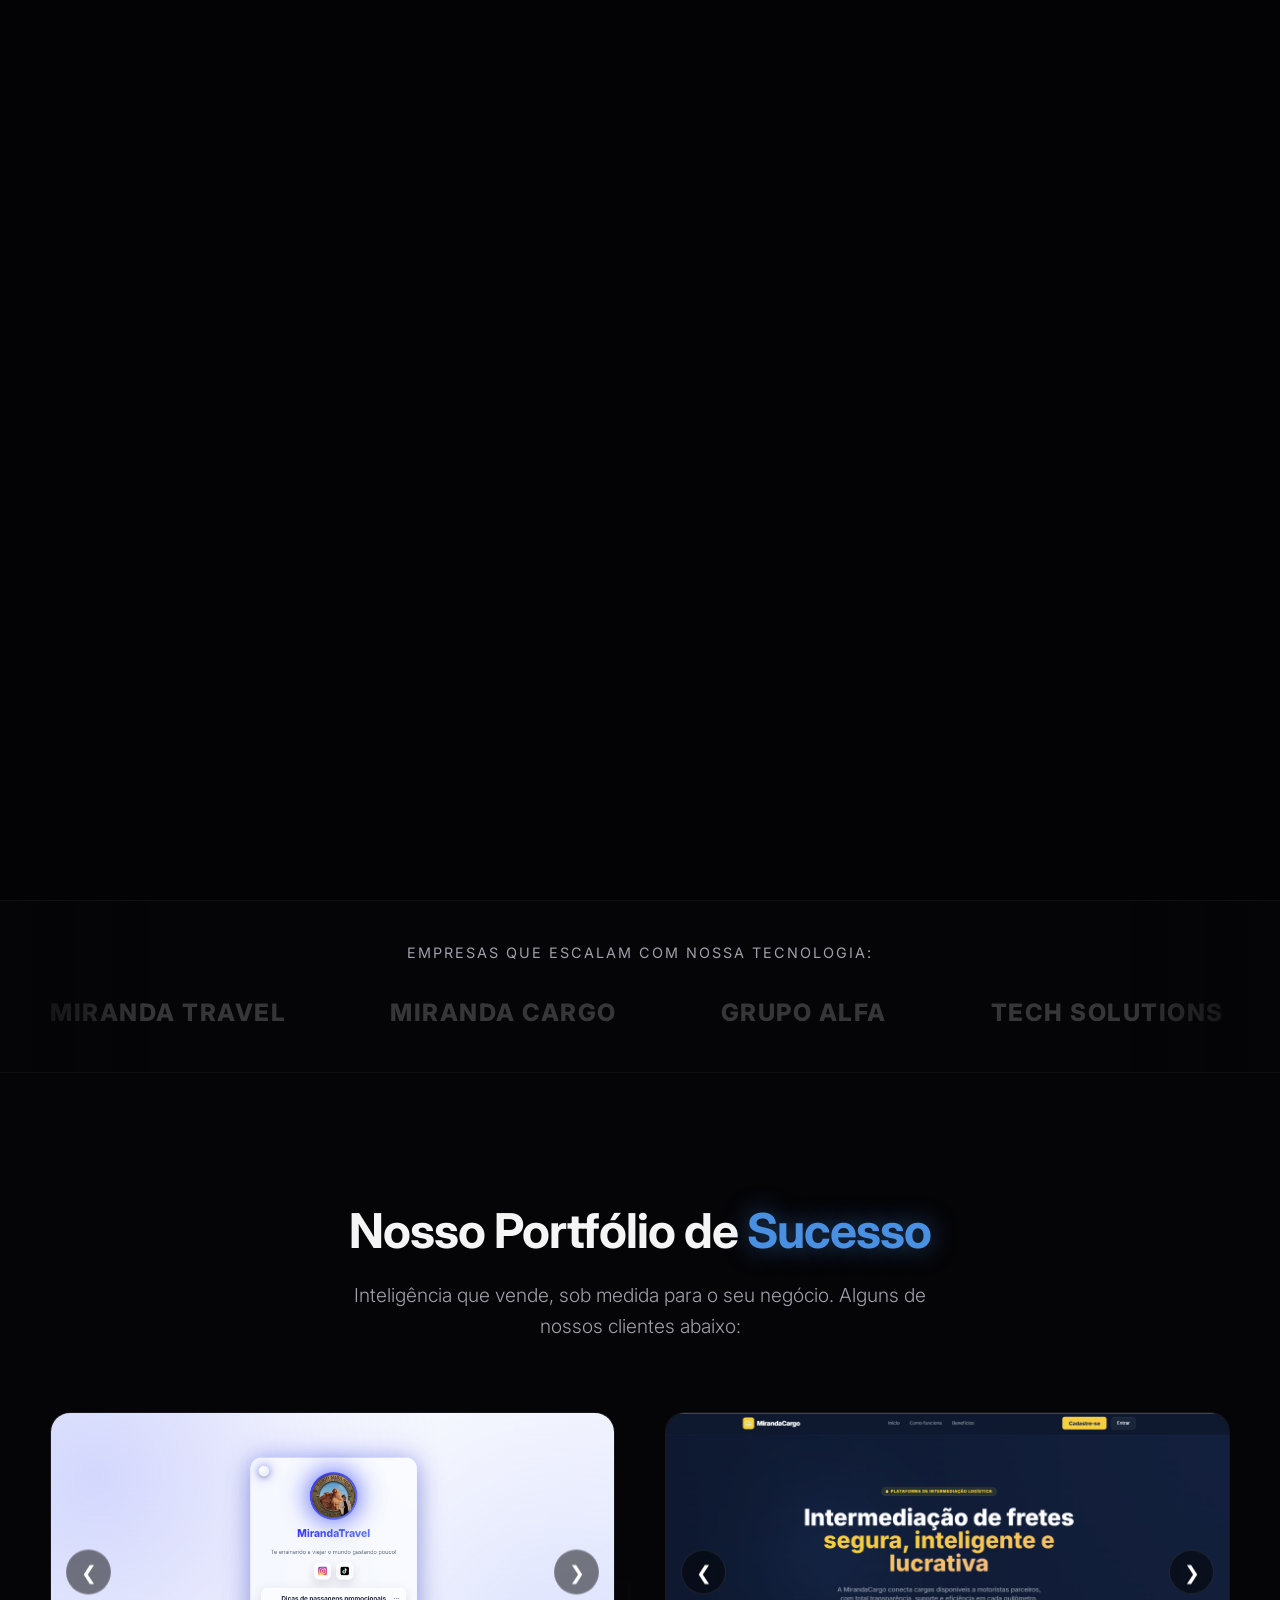
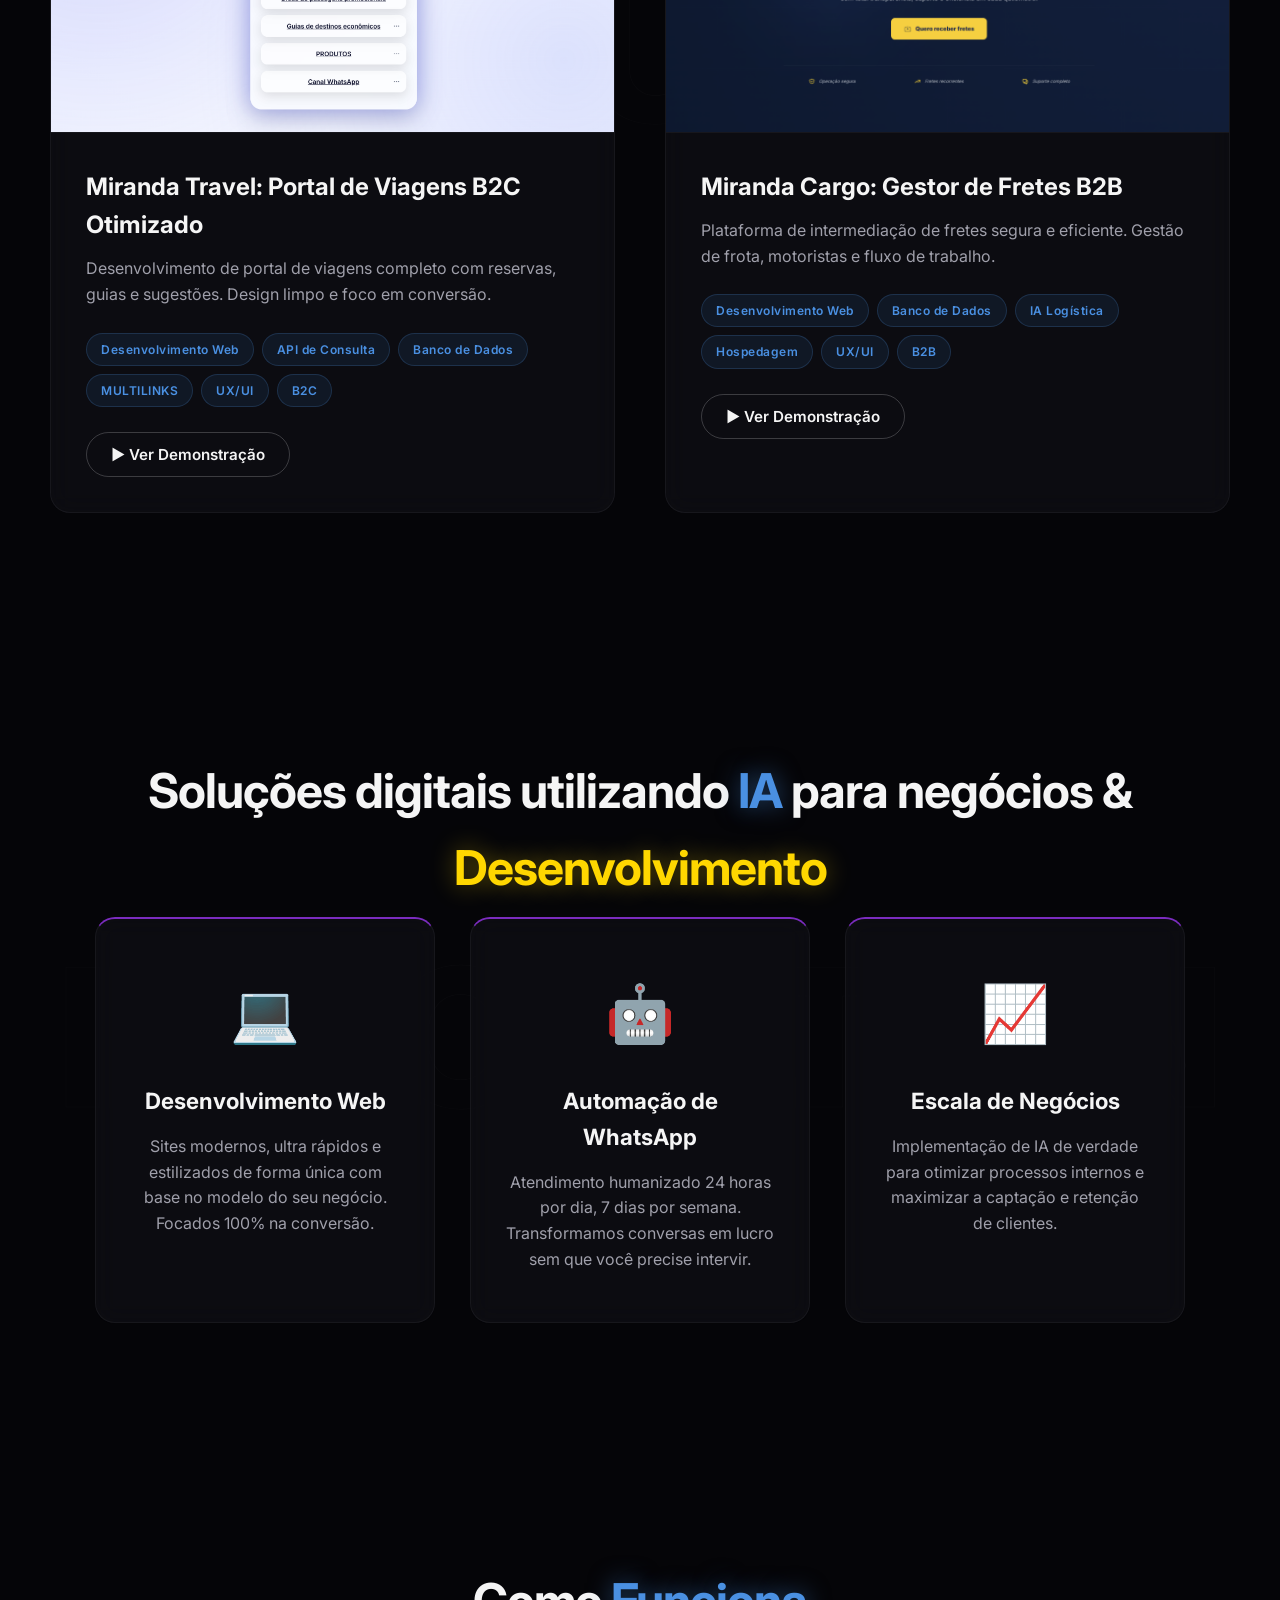
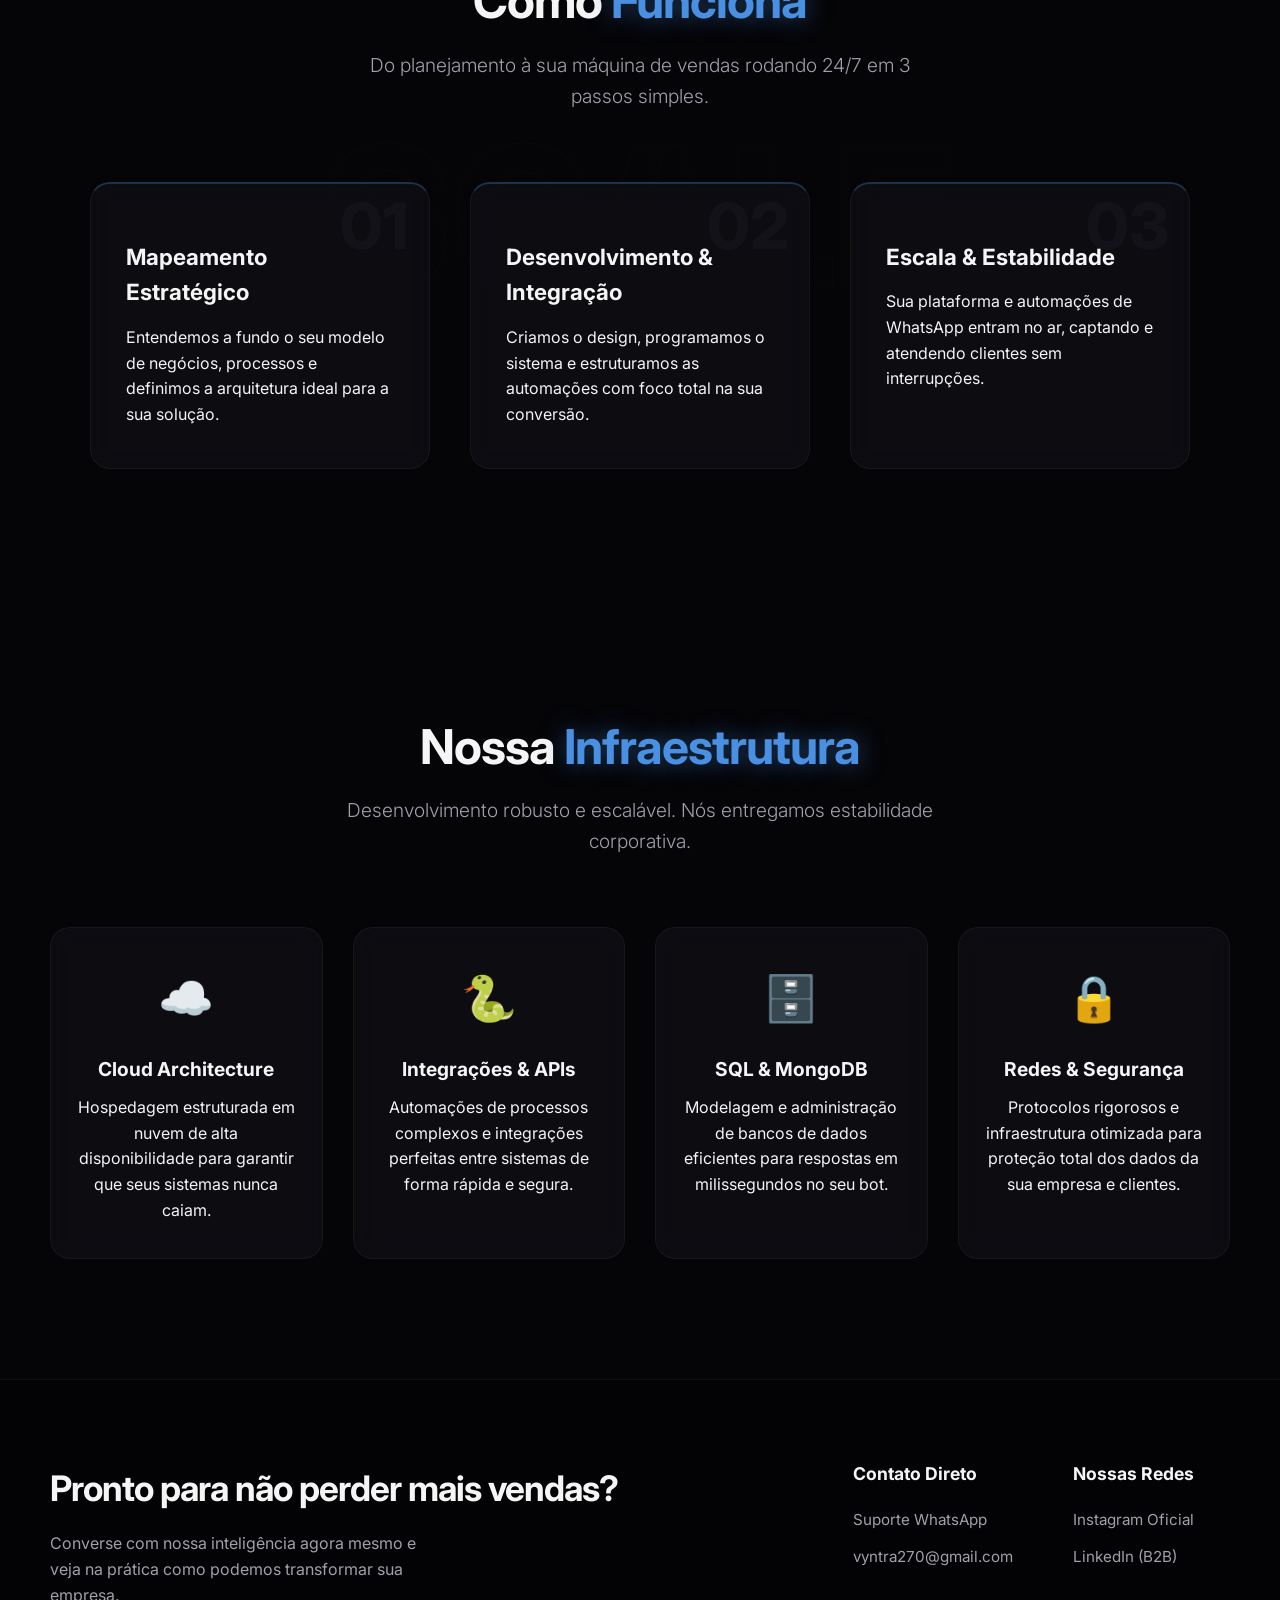
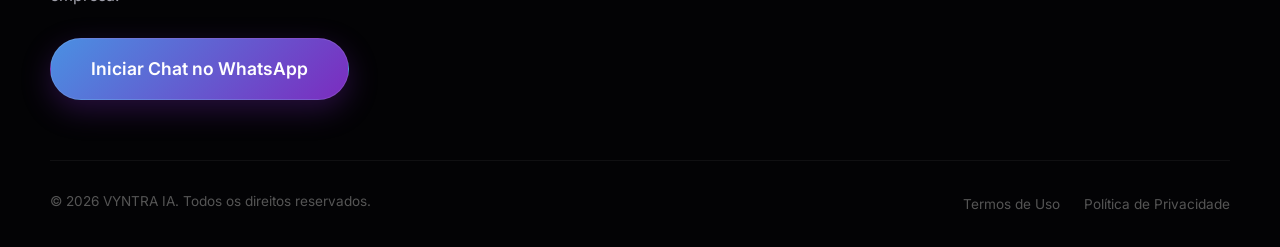
<file: index.html>
<!DOCTYPE html>
<html lang="pt-BR">
<head>
    <meta charset="UTF-8">
    <meta name="viewport" content="width=device-width, initial-scale=1.0">
    
    <title>VYNTRA IA | Inteligência que Vende</title>
    <meta name="description" content="Soluções digitais exclusivas e automação 24/7 para escalar o seu negócio e garantir +5 dígitos em faturamento.">
    <meta property="og:title" content="VYNTRA IA | Inteligência Artificial e Desenvolvimento Web">
    <meta property="og:description" content="Transforme o seu atendimento em uma máquina de vendas com nossas automações de WhatsApp e sites de alta conversão.">
    <meta property="og:image" content="img/MIRANDAVG1.png"> <meta property="og:url" content="https://suaempresa.com.br">
    <meta property="og:type" content="website">

    <link rel="stylesheet" href="style.css">
    <link href="https://fonts.googleapis.com/css2?family=Inter:wght@300;400;600;700&display=swap" rel="stylesheet">
</head>
<body>

    <div id="intro-screen" class="intro-screen">
        <div class="intro-logo">
            <span class="v-neon">V</span>YNTRA <span class="ia-text">IA</span>
        </div>
    </div>

    <canvas id="particle-canvas"></canvas>

    <div class="cursor-glow"></div>

    <header>
        <div class="logo">
            <span class="v-neon">V</span>YNTRA <span class="ia-text">IA</span>
        </div>
        <nav>
            <a href="#home">Início</a>
            <a href="#portfolio">Portfólio</a>
            <a href="#solucoes">Soluções</a>
            <a href="#processo">Processo</a>
            <a href="#contato" class="nav-btn">Fale Conosco</a>
        </nav>
    </header>

    <section id="home" class="hero">
        <div class="hero-content">
            <h1 id="typewriter-text"></h1>
            <p class="hero-subtitle">Seu cliente não te espera. Soluções digitais exclusivas e automação 24/7 para escalar o seu negócio e garantir +5 dígitos em faturamento.</p>
            <a href="#contato" class="btn-primary">Potencialize sua Empresa Agora</a>
        </div>
    </section>

    <div class="clients-banner">
        <p>Empresas que escalam com nossa tecnologia:</p>
        <div class="clients-track">
            <span class="client-logo">MIRANDA TRAVEL</span>
            <span class="client-logo">MIRANDA CARGO</span>
            <span class="client-logo">GRUPO ALFA</span>
            <span class="client-logo">TECH SOLUTIONS</span>
            <span class="client-logo">MIRANDA TRAVEL</span>
            <span class="client-logo">MIRANDA CARGO</span>
            <span class="client-logo">GRUPO ALFA</span>
            <span class="client-logo">TECH SOLUTIONS</span>
        </div>
    </div>

    <section id="portfolio" class="portfolio reveal">
        <h2>Nosso Portfólio de <span class="highlight">Sucesso</span></h2>
        <p class="portfolio-desc">Inteligência que vende, sob medida para o seu negócio. Alguns de nossos clientes abaixo:</p>

        <div class="portfolio-grid">
            <div class="portfolio-item">
                <div class="slider-container">
                    <div class="slider-images">
                        <img src="img/MIRANDAVG1.png" alt="Miranda Travel 1" class="slide active" loading="lazy">
                        <img src="img/MIRANDAVG2.png" alt="Miranda Travel 2" class="slide" loading="lazy">
                        <img src="img/MIRANDAVG3.png" alt="Miranda Travel 3" class="slide" loading="lazy">
                        <img src="img/MIRANDAVG4.png" alt="Miranda Travel 4" class="slide" loading="lazy">
                    </div>
                    <button class="slider-btn prev">&#10094;</button>
                    <button class="slider-btn next">&#10095;</button>
                </div>
                <div class="portfolio-info">
                    <h3>Miranda Travel: Portal de Viagens B2C Otimizado</h3>
                    <p>Desenvolvimento de portal de viagens completo com reservas, guias e sugestões. Design limpo e foco em conversão.</p>
                    <div class="tags-container">
                        <span class="tag">Desenvolvimento Web</span>
                        <span class="tag">API de Consulta</span>
                        <span class="tag">Banco de Dados</span>
                        <span class="tag">MULTILINKS</span>
                        <span class="tag">UX/UI</span>
                        <span class="tag">B2C</span>
                    </div>
                    <button class="btn-video" data-video="video/video2.mp4">
                        ▶ Ver Demonstração
                    </button>
                </div>
            </div>

            <div class="portfolio-item">
                <div class="slider-container">
                    <div class="slider-images">
                        <img src="img/MIRANDA_GT1.png" alt="Miranda Cargo 1" class="slide active" loading="lazy">
                        <img src="img/MIRANDA_GT2.png" alt="Miranda Cargo 2" class="slide" loading="lazy">
                        <img src="img/MIRANDA_GT3.png" alt="Miranda Cargo 3" class="slide" loading="lazy">
                        <img src="img/MIRANDA_GT4.png" alt="Miranda Cargo 4" class="slide" loading="lazy">
                    </div>
                    <button class="slider-btn prev">&#10094;</button>
                    <button class="slider-btn next">&#10095;</button>
                </div>
                <div class="portfolio-info">
                    <h3>Miranda Cargo: Gestor de Fretes B2B</h3>
                    <p>Plataforma de intermediação de fretes segura e eficiente. Gestão de frota, motoristas e fluxo de trabalho.</p>
                    <div class="tags-container">
                        <span class="tag">Desenvolvimento Web</span>
                        <span class="tag">Banco de Dados</span>
                        <span class="tag">IA Logística</span>
                        <span class="tag">Hospedagem</span>
                        <span class="tag">UX/UI</span>
                        <span class="tag">B2B</span>
                    </div>
                    <button class="btn-video" data-video="video/video1.mp4">
                        ▶ Ver Demonstração
                    </button>
                </div>
            </div>
        </div>
    </section>

    <section id="solucoes" class="services reveal">
        <h2>Soluções digitais utilizando <span class="highlight">IA</span> para negócios & <span class="highlight2">Desenvolvimento</span></h2>
        <div class="cards-container">
            <div class="card">
                <div class="icon">💻</div>
                <h3>Desenvolvimento Web</h3>
                <p>Sites modernos, ultra rápidos e estilizados de forma única com base no modelo do seu negócio. Focados 100% na conversão.</p>
            </div>
            <div class="card">
                <div class="icon">🤖</div>
                <h3>Automação de WhatsApp</h3>
                <p>Atendimento humanizado 24 horas por dia, 7 dias por semana. Transformamos conversas em lucro sem que você precise intervir.</p>
            </div>
            <div class="card">
                <div class="icon">📈</div>
                <h3>Escala de Negócios</h3>
                <p>Implementação de IA de verdade para otimizar processos internos e maximizar a captação e retenção de clientes.</p>
            </div>
        </div>
    </section>

    <section id="processo" class="process reveal">
        <h2>Como <span class="highlight">Funciona</span></h2>
        <p class="section-desc">Do planejamento à sua máquina de vendas rodando 24/7 em 3 passos simples.</p>
        
        <div class="process-container">
            <div class="step">
                <div class="step-number">01</div>
                <h3>Mapeamento Estratégico</h3>
                <p>Entendemos a fundo o seu modelo de negócios, processos e definimos a arquitetura ideal para a sua solução.</p>
            </div>
            <div class="step">
                <div class="step-number">02</div>
                <h3>Desenvolvimento & Integração</h3>
                <p>Criamos o design, programamos o sistema e estruturamos as automações com foco total na sua conversão.</p>
            </div>
            <div class="step">
                <div class="step-number">03</div>
                <h3>Escala & Estabilidade</h3>
                <p>Sua plataforma e automações de WhatsApp entram no ar, captando e atendendo clientes sem interrupções.</p>
            </div>
        </div>
    </section>

    <section id="tecnologia" class="tech reveal">
        <h2>Nossa <span class="highlight">Infraestrutura</span></h2>
        <p class="section-desc">Desenvolvimento robusto e escalável. Nós entregamos estabilidade corporativa.</p>
        
        <div class="tech-grid">
            <div class="tech-item">
                <span class="tech-icon">☁️</span>
                <h4>Cloud Architecture</h4>
                <p>Hospedagem estruturada em nuvem de alta disponibilidade para garantir que seus sistemas nunca caiam.</p>
            </div>
            <div class="tech-item">
                <span class="tech-icon">🐍</span>
                <h4>Integrações & APIs</h4>
                <p>Automações de processos complexos e integrações perfeitas entre sistemas de forma rápida e segura.</p>
            </div>
            <div class="tech-item">
                <span class="tech-icon">🗄️</span>
                <h4>SQL & MongoDB</h4>
                <p>Modelagem e administração de bancos de dados eficientes para respostas em milissegundos no seu bot.</p>
            </div>
            <div class="tech-item">
                <span class="tech-icon">🔒</span>
                <h4>Redes & Segurança</h4>
                <p>Protocolos rigorosos e infraestrutura otimizada para proteção total dos dados da sua empresa e clientes.</p>
            </div>
        </div>
    </section>

    <footer id="contato">
        <div class="footer-content">
            <div class="footer-brand">
                <h2>Pronto para não perder mais vendas?</h2>
                <p>Converse com nossa inteligência agora mesmo e veja na prática como podemos transformar sua empresa.</p>
                <a href="https://wa.me/11965383787" target="_blank" class="btn-whatsapp">Iniciar Chat no WhatsApp</a>
            </div>
            <div class="footer-links">
                <div class="footer-col">
                    <h4>Contato Direto</h4>
                    <a href="https://wa.me/11965383787" target="_blank">Suporte WhatsApp</a>
                    <a href="mailto:vyntra270@gmail.com">vyntra270@gmail.com</a>
                </div>
                <div class="footer-col">
                    <h4>Nossas Redes</h4>
                    <a href="https://instagram.com/VYNTRA_IA" target="_blank">Instagram Oficial</a>
                    <a href="#">LinkedIn (B2B)</a>
                </div>
            </div>
        </div>
        <div class="footer-bottom">
            <p class="copyright">© 2026 VYNTRA IA. Todos os direitos reservados.</p>
            <div class="legal-links">
                <a href="termos.html">Termos de Uso</a>
                <a href="politica.html">Política de Privacidade</a>
            </div>
        </div>
    </footer>

    <div id="video-modal" class="modal">
        <div class="modal-content">
            <span class="close-modal">&times;</span>
            <video id="portfolio-video" controls>
                <source src="" type="video/mp4">
                Seu navegador não suporta vídeos.
            </video>
        </div>
    </div>

    <script src="script.js"></script>
</body>
</html>
</file>
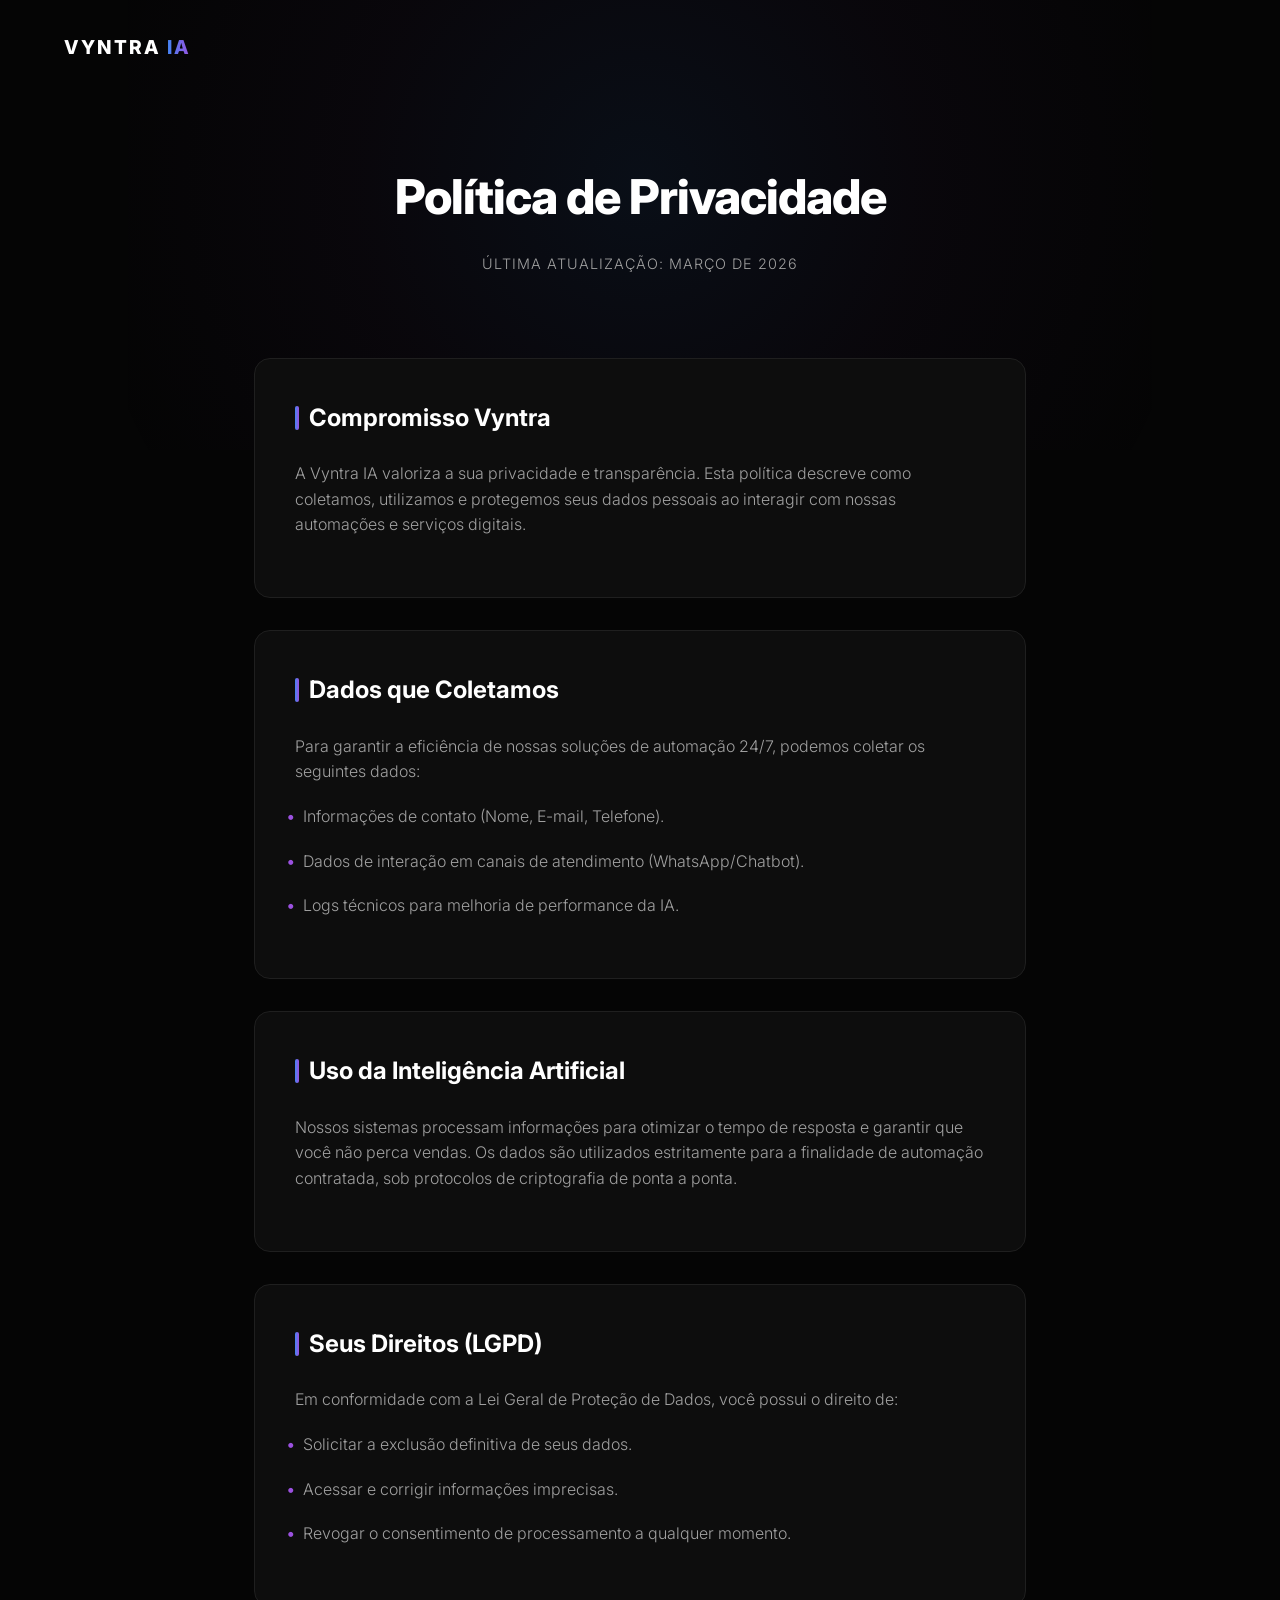
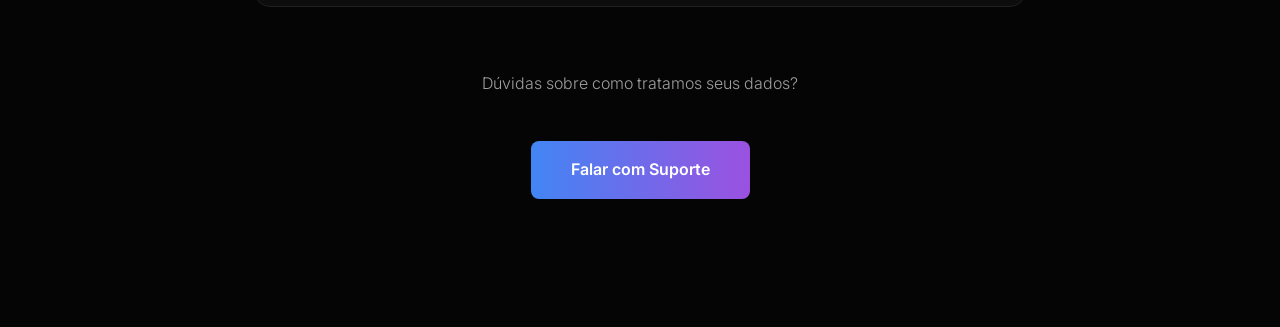
<file: politica.html>
<!DOCTYPE html>
<html lang="pt-br">
<head>
    <meta charset="UTF-8">
    <meta name="viewport" content="width=device-width, initial-scale=1.0">
    <title>Política de Privacidade | Vyntra IA</title>
    <link rel="preconnect" href="https://fonts.googleapis.com">
    <link rel="preconnect" href="https://fonts.gstatic.com" crossorigin>
    <link href="https://fonts.googleapis.com/css2?family=Inter:wght@300;400;600;800&display=swap" rel="stylesheet">
    <style>
        :root {
            --bg-color: #050505;
            --card-bg: #0d0d0d;
            --text-primary: #ffffff;
            --text-secondary: #a0a0a0;
            --accent-gradient: linear-gradient(90deg, #4285f4, #9b51e0);
            --border-color: #1f1f1f;
        }

        * {
            margin: 0;
            padding: 0;
            box-sizing: border-box;
        }

        body {
            background-color: var(--bg-color);
            color: var(--text-primary);
            font-family: 'Inter', sans-serif;
            line-height: 1.6;
            overflow-x: hidden;
        }

        /* Background Glow Effect */
        body::before {
            content: "";
            position: fixed;
            top: -10%;
            left: 50%;
            transform: translateX(-50%);
            width: 80vw;
            height: 60vh;
            background: radial-gradient(circle, rgba(66, 133, 244, 0.08) 0%, rgba(155, 81, 224, 0.03) 50%, transparent 100%);
            z-index: -1;
            pointer-events: none;
        }

        nav {
            display: flex;
            justify-content: space-between;
            align-items: center;
            padding: 2rem 5%;
            max-width: 1400px;
            margin: 0 auto;
        }

        .logo {
            font-weight: 800;
            letter-spacing: 2px;
            font-size: 1.2rem;
            text-transform: uppercase;
        }

        .logo span {
            background: var(--accent-gradient);
            -webkit-background-clip: text;
            -webkit-text-fill-color: transparent;
        }

        header {
            text-align: center;
            padding: 4rem 5% 2rem;
        }

        h1 {
            font-size: 3rem;
            font-weight: 800;
            margin-bottom: 1rem;
            letter-spacing: -1px;
        }

        .last-update {
            color: var(--text-secondary);
            font-size: 0.9rem;
            text-transform: uppercase;
            letter-spacing: 1px;
        }

        main {
            max-width: 900px;
            margin: 0 auto;
            padding: 2rem 5% 8rem;
        }

        .content-section {
            background: var(--card-bg);
            border: 1px solid var(--border-color);
            padding: 2.5rem;
            border-radius: 16px;
            margin-bottom: 2rem;
            transition: transform 0.3s ease;
        }

        .content-section:hover {
            border-color: #333;
        }

        h2 {
            font-size: 1.5rem;
            margin-bottom: 1.5rem;
            display: flex;
            align-items: center;
            gap: 10px;
        }

        h2::before {
            content: "";
            width: 4px;
            height: 24px;
            background: var(--accent-gradient);
            border-radius: 2px;
            display: inline-block;
        }

        p, li {
            color: var(--text-secondary);
            margin-bottom: 1.2rem;
            font-weight: 300;
        }

        ul {
            list-style: none;
            padding-left: 0.5rem;
        }

        li::before {
            content: "•";
            color: #9b51e0;
            font-weight: bold;
            display: inline-block; 
            width: 1em;
            margin-left: -1em;
        }

        .footer-cta {
            text-align: center;
            margin-top: 4rem;
        }

        .btn {
            display: inline-block;
            padding: 1rem 2.5rem;
            background: var(--accent-gradient);
            color: white;
            text-decoration: none;
            border-radius: 8px;
            font-weight: 600;
            transition: opacity 0.3s ease;
        }

        .btn:hover {
            opacity: 0.9;
        }

        @media (max-width: 768px) {
            h1 { font-size: 2rem; }
            .content-section { padding: 1.5rem; }
        }
    </style>
</head>
<body>

    <nav>
        <div class="logo">VYNTRA <span>IA</span></div>
    </nav>

    <header>
        <h1>Política de Privacidade</h1>
        <p class="last-update">Última atualização: Março de 2026</p>
    </header>

    <main>
        <div class="content-section">
            <h2>Compromisso Vyntra</h2>
            <p>A Vyntra IA valoriza a sua privacidade e transparência. Esta política descreve como coletamos, utilizamos e protegemos seus dados pessoais ao interagir com nossas automações e serviços digitais.</p>
        </div>

        <div class="content-section">
            <h2>Dados que Coletamos</h2>
            <p>Para garantir a eficiência de nossas soluções de automação 24/7, podemos coletar os seguintes dados:</p>
            <ul>
                <li>Informações de contato (Nome, E-mail, Telefone).</li>
                <li>Dados de interação em canais de atendimento (WhatsApp/Chatbot).</li>
                <li>Logs técnicos para melhoria de performance da IA.</li>
            </ul>
        </div>

        <div class="content-section">
            <h2>Uso da Inteligência Artificial</h2>
            <p>Nossos sistemas processam informações para otimizar o tempo de resposta e garantir que você não perca vendas. Os dados são utilizados estritamente para a finalidade de automação contratada, sob protocolos de criptografia de ponta a ponta.</p>
        </div>

        <div class="content-section">
            <h2>Seus Direitos (LGPD)</h2>
            <p>Em conformidade com a Lei Geral de Proteção de Dados, você possui o direito de:</p>
            <ul>
                <li>Solicitar a exclusão definitiva de seus dados.</li>
                <li>Acessar e corrigir informações imprecisas.</li>
                <li>Revogar o consentimento de processamento a qualquer momento.</li>
            </ul>
        </div>

        <div class="footer-cta">
            <p>Dúvidas sobre como tratamos seus dados?</p><br>
            <a href="https://wa.me/11940321244" class="btn">Falar com Suporte</a>
        </div>
    </main>

    <script>
        // Efeito suave de revelação ao rolar a página
        const observerOptions = {
            threshold: 0.1
        };

        const observer = new IntersectionObserver((entries) => {
            entries.forEach(entry => {
                if (entry.isIntersecting) {
                    entry.target.style.opacity = "1";
                    entry.target.style.transform = "translateY(0)";
                }
            });
        }, observerOptions);

        document.querySelectorAll('.content-section').forEach(section => {
            section.style.opacity = "0";
            section.style.transform = "translateY(20px)";
            section.style.transition = "all 0.6s ease-out";
            observer.observe(section);
        });
    </script>
</body>
</html>
</file>
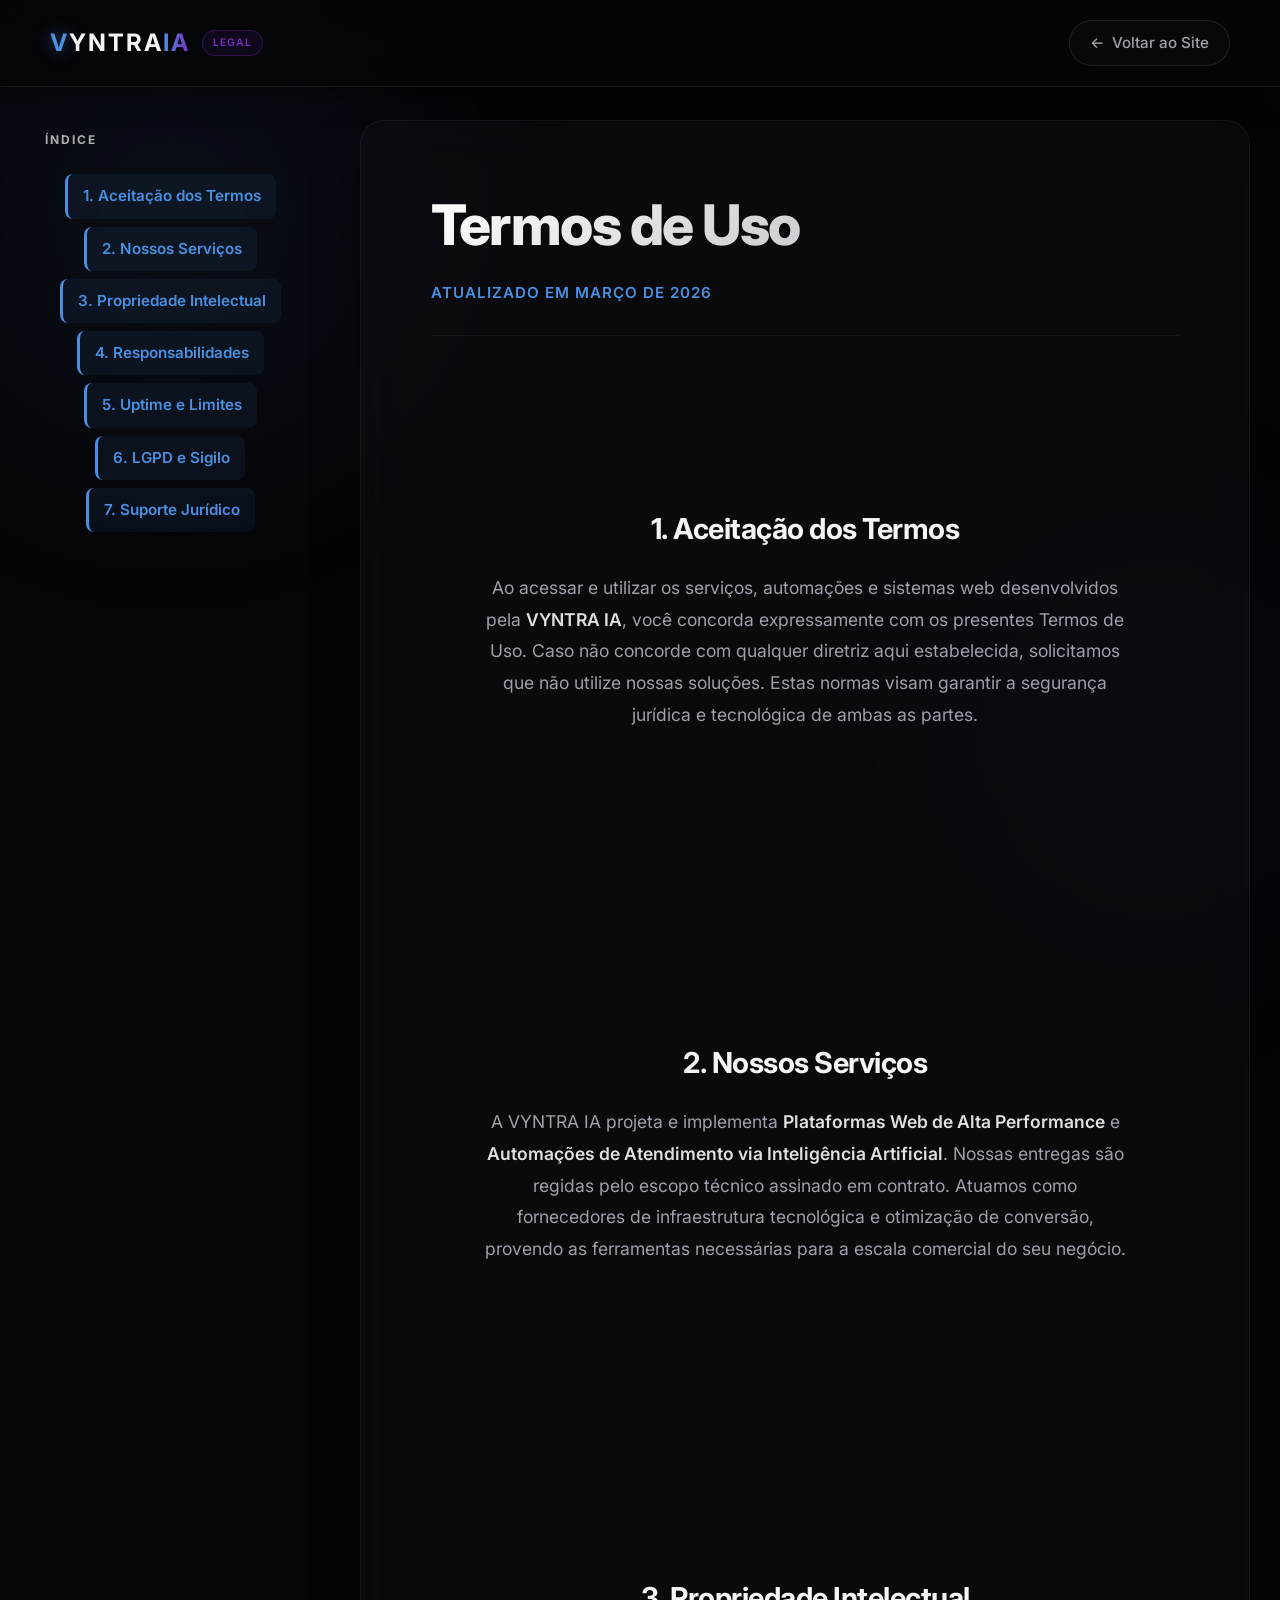
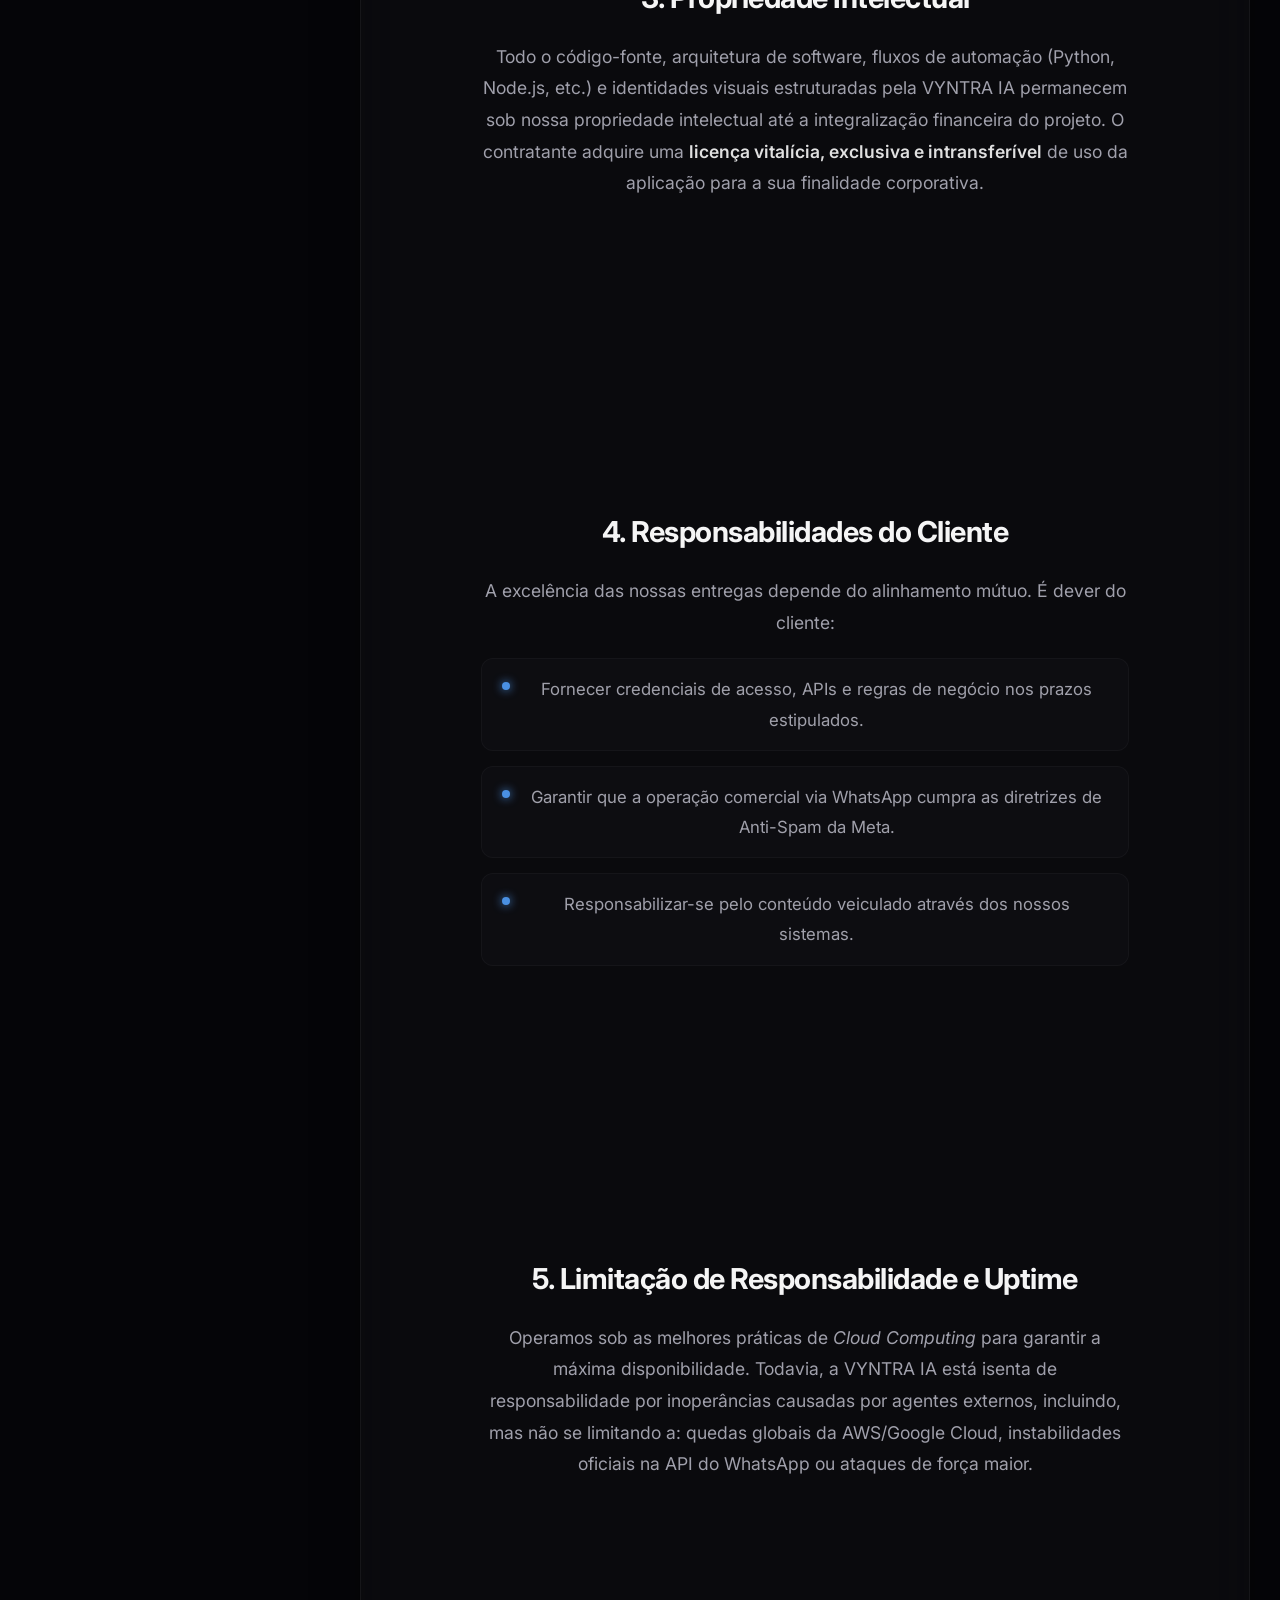
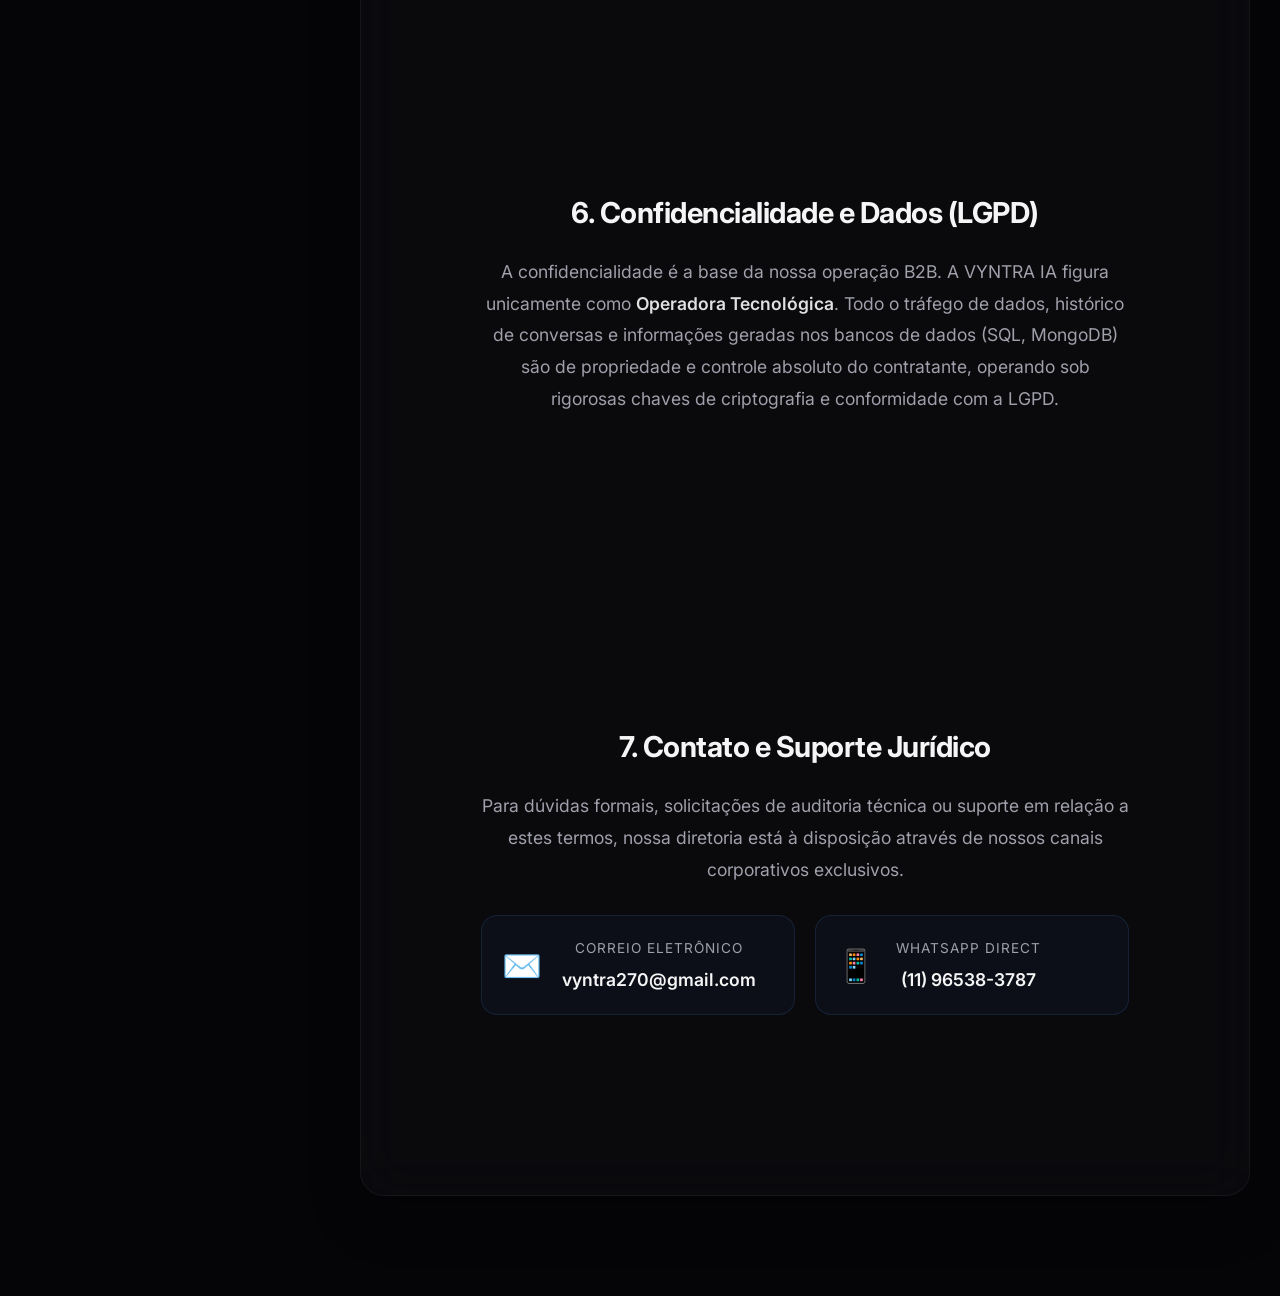
<file: termos.html>
<!DOCTYPE html>
<html lang="pt-BR">
<head>
    <meta charset="UTF-8">
    <meta name="viewport" content="width=device-width, initial-scale=1.0">
    <title>Termos de Uso | VYNTRA IA</title>
    
    <link href="https://fonts.googleapis.com/css2?family=Inter:wght@300;400;500;600;700&display=swap" rel="stylesheet">
    
    <link rel="stylesheet" href="style.css">
    
    <link rel="stylesheet" href="termos.css">
</head>
<body class="legal-body">

    <div class="legal-ambient-glow glow-1"></div>
    <div class="legal-ambient-glow glow-2"></div>

    <header class="legal-header-nav">
        <div class="logo">
            <span class="v-neon">V</span>YNTRA <span class="ia-text">IA</span> <span class="badge">Legal</span>
        </div>
        <a href="index.html" class="btn-voltar">
            <span class="arrow">←</span> Voltar ao Site
        </a>
    </header>

    <div class="docs-wrapper">
        
        <aside class="docs-sidebar">
            <p class="sidebar-title">Índice</p>
            <nav class="sidebar-nav">
                <a href="#aceitacao" class="active">1. Aceitação dos Termos</a>
                <a href="#servicos">2. Nossos Serviços</a>
                <a href="#propriedade">3. Propriedade Intelectual</a>
                <a href="#responsabilidades">4. Responsabilidades</a>
                <a href="#uptime">5. Uptime e Limites</a>
                <a href="#dados">6. LGPD e Sigilo</a>
                <a href="#contato">7. Suporte Jurídico</a>
            </nav>
        </aside>

        <main class="docs-content glass-panel">
            <div class="docs-header">
                <h1 class="gradient-title">Termos de Uso</h1>
                <p class="last-update">Atualizado em Março de 2026</p>
            </div>

            <section id="aceitacao" class="doc-section">
                <h2>1. Aceitação dos Termos</h2>
                <p>Ao acessar e utilizar os serviços, automações e sistemas web desenvolvidos pela <strong>VYNTRA IA</strong>, você concorda expressamente com os presentes Termos de Uso. Caso não concorde com qualquer diretriz aqui estabelecida, solicitamos que não utilize nossas soluções. Estas normas visam garantir a segurança jurídica e tecnológica de ambas as partes.</p>
            </section>

            <section id="servicos" class="doc-section">
                <h2>2. Nossos Serviços</h2>
                <p>A VYNTRA IA projeta e implementa <strong>Plataformas Web de Alta Performance</strong> e <strong>Automações de Atendimento via Inteligência Artificial</strong>. Nossas entregas são regidas pelo escopo técnico assinado em contrato. Atuamos como fornecedores de infraestrutura tecnológica e otimização de conversão, provendo as ferramentas necessárias para a escala comercial do seu negócio.</p>
            </section>

            <section id="propriedade" class="doc-section">
                <h2>3. Propriedade Intelectual</h2>
                <p>Todo o código-fonte, arquitetura de software, fluxos de automação (Python, Node.js, etc.) e identidades visuais estruturadas pela VYNTRA IA permanecem sob nossa propriedade intelectual até a integralização financeira do projeto. O contratante adquire uma <strong>licença vitalícia, exclusiva e intransferível</strong> de uso da aplicação para a sua finalidade corporativa.</p>
            </section>

            <section id="responsabilidades" class="doc-section">
                <h2>4. Responsabilidades do Cliente</h2>
                <p>A excelência das nossas entregas depende do alinhamento mútuo. É dever do cliente:</p>
                <div class="feature-list">
                    <div class="feature-item">
                        <span class="bullet"></span>
                        <p>Fornecer credenciais de acesso, APIs e regras de negócio nos prazos estipulados.</p>
                    </div>
                    <div class="feature-item">
                        <span class="bullet"></span>
                        <p>Garantir que a operação comercial via WhatsApp cumpra as diretrizes de Anti-Spam da Meta.</p>
                    </div>
                    <div class="feature-item">
                        <span class="bullet"></span>
                        <p>Responsabilizar-se pelo conteúdo veiculado através dos nossos sistemas.</p>
                    </div>
                </div>
            </section>

            <section id="uptime" class="doc-section">
                <h2>5. Limitação de Responsabilidade e Uptime</h2>
                <p>Operamos sob as melhores práticas de <em>Cloud Computing</em> para garantir a máxima disponibilidade. Todavia, a VYNTRA IA está isenta de responsabilidade por inoperâncias causadas por agentes externos, incluindo, mas não se limitando a: quedas globais da AWS/Google Cloud, instabilidades oficiais na API do WhatsApp ou ataques de força maior.</p>
            </section>

            <section id="dados" class="doc-section">
                <h2>6. Confidencialidade e Dados (LGPD)</h2>
                <p>A confidencialidade é a base da nossa operação B2B. A VYNTRA IA figura unicamente como <strong>Operadora Tecnológica</strong>. Todo o tráfego de dados, histórico de conversas e informações geradas nos bancos de dados (SQL, MongoDB) são de propriedade e controle absoluto do contratante, operando sob rigorosas chaves de criptografia e conformidade com a LGPD.</p>
            </section>

            <section id="contato" class="doc-section">
                <h2>7. Contato e Suporte Jurídico</h2>
                <p>Para dúvidas formais, solicitações de auditoria técnica ou suporte em relação a estes termos, nossa diretoria está à disposição através de nossos canais corporativos exclusivos.</p>
                
                <div class="contact-box">
                    <div class="contact-item">
                        <span class="icon">✉️</span>
                        <div>
                            <p class="label">Correio Eletrônico</p>
                            <a href="mailto:vyntra270@gmail.com">vyntra270@gmail.com</a>
                        </div>
                    </div>
                    <div class="contact-item">
                        <span class="icon">📱</span>
                        <div>
                            <p class="label">WhatsApp Direct</p>
                            <a href="https://wa.me/11965383787" target="_blank">(11) 96538-3787</a>
                        </div>
                    </div>
                </div>
            </section>
        </main>
    </div>

    <script>
        document.addEventListener("DOMContentLoaded", () => {
            const sections = document.querySelectorAll('.doc-section');
            const navLinks = document.querySelectorAll('.sidebar-nav a');
            const sidebarNav = document.querySelector('.sidebar-nav');

            // Scroll Spy (Marca qual seção está sendo lida)
            window.addEventListener('scroll', () => {
                let current = '';
                sections.forEach(section => {
                    // Pega a distância do topo, ajustada pro header
                    const sectionTop = section.offsetTop;
                    const sectionHeight = section.clientHeight;
                    
                    if (scrollY >= (sectionTop - 200)) {
                        current = section.getAttribute('id');
                    }
                });

                navLinks.forEach(link => {
                    link.classList.remove('active');
                    if (link.getAttribute('href').includes(current)) {
                        link.classList.add('active');
                        // No mobile, rola os 'pills' horizontais para manter o item visível
                        if(window.innerWidth <= 900) {
                            link.scrollIntoView({ behavior: 'smooth', block: 'nearest', inline: 'center' });
                        }
                    }
                });
            });
        });

       
        document.addEventListener("DOMContentLoaded", () => {
            const sections = document.querySelectorAll('.doc-section');
            const navLinks = document.querySelectorAll('.sidebar-nav a');
            const sidebarNav = document.querySelector('.sidebar-nav');

            // 1. CLIQUE MATEMÁTICO (Desce para o lugar exato)
            navLinks.forEach(link => {
                link.addEventListener('click', function(e) {
                    e.preventDefault(); // Impede o pulo seco padrão do HTML
                    
                    const targetId = this.getAttribute('href').substring(1);
                    const targetSection = document.getElementById(targetId);
                    
                    if (targetSection) {
                        // Calcula o espaço do topo (Cabeçalho + Menu Mobile + Margem)
                        const offset = window.innerWidth <= 1024 ? 180 : 120; 
                        const targetPosition = targetSection.getBoundingClientRect().top + window.scrollY - offset;
                        
                        window.scrollTo({
                            top: targetPosition,
                            behavior: 'smooth'
                        });
                    }
                });
            });

            // 2. SCROLL SPY INTELIGENTE (Sem pular a tela)
            let lastActive = ''; // Memoriza a última seção para não forçar animação à toa

            window.addEventListener('scroll', () => {
                let current = '';
                const offset = window.innerWidth <= 1024 ? 200 : 150;

                sections.forEach(section => {
                    const sectionTop = section.offsetTop;
                    // Detecta se a seção chegou perto do topo
                    if (scrollY >= (sectionTop - offset)) {
                        current = section.getAttribute('id');
                    }
                });

                // Só atualiza o menu se o usuário realmente mudou de seção
                if (current !== lastActive) {
                    lastActive = current;

                    navLinks.forEach(link => {
                        link.classList.remove('active');
                        if (link.getAttribute('href').includes(current)) {
                            link.classList.add('active');
                            
                            // Rolagem horizontal SUAVE exclusiva para celular (sem bugar a tela)
                            if(window.innerWidth <= 1024 && sidebarNav) {
                                // Rola apenas o menu lateral, calculando o centro da tela
                                const scrollPosition = link.offsetLeft - (sidebarNav.clientWidth / 2) + (link.clientWidth / 2);
                                sidebarNav.scrollTo({
                                    left: scrollPosition,
                                    behavior: 'smooth'
                                });
                            }
                        }
                    });
                }
            });
        });

    </script>
</body>
</html>
</file>
<file: style.css>
/* Variáveis de Cores e Estilo Geral */
:root {
    --bg-dark: #050508;
    --bg-card: rgba(18, 18, 24, 0.6); /* Efeito Vidro */
    --text-light: #f5f5f5;
    --text-muted: #a0a0ab;
    --neon-blue: #4A90E2;
    --neon-purple: #7b2cbf;
    --gold: #FFD700;
}

* {
    margin: 0;
    padding: 0;
    box-sizing: border-box;
    font-family: 'Inter', sans-serif;
    scroll-behavior: smooth;
}

body {
    background-color: var(--bg-dark);
    color: var(--text-light);
    line-height: 1.6;
    overflow-x: hidden;
    position: relative;
}

/* --- VINHETA DE ENTRADA (SPLASH SCREEN) --- */
.intro-screen {
    position: fixed;
    top: 0; left: 0; width: 100vw; height: 100vh;
    background-color: #030305;
    display: flex;
    align-items: center;
    justify-content: center;
    z-index: 9999; /* Fica acima de tudo no site */
    transition: opacity 0.8s cubic-bezier(0.25, 1, 0.5, 1), visibility 0.8s;
}

.intro-logo {
    font-size: 4rem;
    font-weight: 700;
    opacity: 0;
    /* Animação que cria o efeito sci-fi premium */
    animation: cinematicIntro 2.6s cubic-bezier(0.25, 1, 0.5, 1) forwards;
}

.intro-logo .v-neon {
    color: var(--neon-blue);
    text-shadow: 0 0 30px rgba(74, 144, 226, 0.8);
}

.intro-logo .ia-text {
    background: linear-gradient(90deg, var(--neon-blue), var(--neon-purple));
    -webkit-background-clip: text;
    -webkit-text-fill-color: transparent;
}

@keyframes cinematicIntro {
    0% {
        opacity: 0;
        letter-spacing: 25px; /* Começa largo e distante */
        filter: blur(15px); /* Embaçado */
        transform: scale(0.9);
    }
    30% {
        opacity: 1;
        letter-spacing: 8px; /* Foca e junta as letras */
        filter: blur(0);
        transform: scale(1);
    }
    75% {
        opacity: 1;
        letter-spacing: 8px;
        filter: blur(0);
        transform: scale(1.02); /* Fica um tempo parado dando um zoom sutil */
    }
    100% {
        opacity: 0;
        letter-spacing: -5px; /* Some rapidamente para a frente */
        filter: blur(20px);
        transform: scale(1.3); /* Efeito de passar por dentro da tela */
    }
}

/* --- Fundo Animado Atmosférico --- */
.ambient-background {
    position: fixed;
    top: 0; left: 0; width: 100vw; height: 100vh;
    z-index: -1;
    background: 
        radial-gradient(circle at 15% 50%, rgba(74, 144, 226, 0.08), transparent 25%),
        radial-gradient(circle at 85% 30%, rgba(123, 44, 191, 0.08), transparent 25%);
    animation: pulseBg 15s ease-in-out infinite alternate;
}

@keyframes pulseBg {
    0% { transform: scale(1); opacity: 0.8; }
    100% { transform: scale(1.2); opacity: 1; }
}

/* --- Cabeçalho Glassmorphism --- */
header {
    display: flex;
    justify-content: space-between;
    align-items: center;
    padding: 20px 50px;
    background: rgba(5, 5, 8, 0.75);
    backdrop-filter: blur(16px);
    -webkit-backdrop-filter: blur(16px);
    position: fixed;
    width: 100%;
    top: 0;
    z-index: 1000;
    border-bottom: 1px solid rgba(255, 255, 255, 0.05);
    transition: all 0.4s ease;
}

.logo {
    font-size: 1.6rem;
    font-weight: 700;
    letter-spacing: 2px;
}

.v-neon { 
    color: var(--neon-blue); 
    text-shadow: 0 0 15px rgba(74, 144, 226, 0.6);
}

.ia-text {
    background: linear-gradient(90deg, var(--neon-blue), var(--neon-purple));
    -webkit-background-clip: text;
    -webkit-text-fill-color: transparent;
}

nav { display: flex; align-items: center; gap: 30px; }

nav a {
    color: var(--text-light);
    text-decoration: none;
    font-weight: 400;
    font-size: 0.95rem;
    transition: all 0.3s ease;
    position: relative;
}

nav a:not(.nav-btn)::after {
    content: '';
    position: absolute;
    width: 0; height: 2px;
    bottom: -4px; left: 0;
    background: var(--neon-blue);
    transition: width 0.3s ease;
}

nav a:hover:not(.nav-btn)::after { width: 100%; }
nav a:hover { color: var(--neon-blue); }

/* --- Seção Hero --- */
.hero {
    height: 100vh;
    display: flex;
    align-items: center;
    justify-content: center;
    text-align: center;
    padding: 0 20px;
    position: relative;
}

.hero-content { max-width: 850px; z-index: 2; }

.hero h1 {
    font-size: 4rem;
    font-weight: 700;
    margin-bottom: 20px;
    min-height: 120px;
    line-height: 1.2;
    letter-spacing: -1px;
}

/* Cursor piscante premium */
#typewriter-text::after {
    content: '|';
    color: var(--neon-blue);
    animation: blink 0.8s infinite;
}

@keyframes blink { 0%, 100% { opacity: 1; } 50% { opacity: 0; } }

.hero-subtitle {
    font-size: 1.25rem;
    color: var(--text-muted);
    margin-bottom: 45px;
    max-width: 700px;
    margin-left: auto;
    margin-right: auto;
}

/* --- Botões Premium --- */
.btn-primary, .btn-whatsapp {
    background: linear-gradient(135deg, var(--neon-blue), var(--neon-purple));
    color: white;
    padding: 16px 40px;
    text-decoration: none;
    border-radius: 50px; /* Mais elegante */
    font-weight: 600;
    font-size: 1.1rem;
    transition: all 0.4s cubic-bezier(0.25, 1, 0.5, 1);
    box-shadow: 0 10px 30px rgba(123, 44, 191, 0.3);
    display: inline-block;
    border: 1px solid rgba(255, 255, 255, 0.1);
}

.btn-primary:hover, .btn-whatsapp:hover {
    transform: translateY(-4px) scale(1.02);
    box-shadow: 0 15px 40px rgba(74, 144, 226, 0.5);
}

/* --- Títulos das Seções --- */
section { padding: 120px 50px; text-align: center; }

h2 {
    font-size: 3rem;
    margin-bottom: 10px;
    letter-spacing: -1px;
}

.highlight {
    color: var(--neon-blue);
    text-shadow: 0 0 25px rgba(74, 144, 226, 0.5);
}

.highlight2 {
    color: var(--gold);
    text-shadow: 0 0 25px rgba(255, 215, 0, 0.4);
}

.section-desc, .portfolio-desc {
    color: var(--text-muted);
    margin-bottom: 70px;
    font-size: 1.2rem;
    font-weight: 300;
    max-width: 600px;
    margin-left: auto; margin-right: auto;
}

/* --- Seção Soluções (Cards com Glassmorphism) --- */
.cards-container {
    display: flex; justify-content: center; gap: 35px; flex-wrap: wrap;
}

.card {
    background-color: var(--bg-card);
    backdrop-filter: blur(12px);
    -webkit-backdrop-filter: blur(12px);
    padding: 50px 35px;
    border-radius: 20px;
    width: 340px;
    border: 1px solid rgba(255, 255, 255, 0.05);
    border-top: 2px solid var(--neon-purple);
    transition: all 0.4s cubic-bezier(0.25, 1, 0.5, 1);
}

.card:hover {
    transform: translateY(-12px);
    box-shadow: 0 20px 40px rgba(0, 0, 0, 0.4), 0 0 20px rgba(123, 44, 191, 0.2);
    border-color: rgba(123, 44, 191, 0.4);
}

/* Animação contínua dos ícones */
.card .icon {
    font-size: 3.5rem;
    margin-bottom: 25px;
    display: inline-block;
    animation: float 4s ease-in-out infinite;
}

.card:nth-child(2) .icon { animation-delay: 1s; }
.card:nth-child(3) .icon { animation-delay: 2s; }

@keyframes float {
    0%, 100% { transform: translateY(0); }
    50% { transform: translateY(-10px); }
}

.card h3 { font-size: 1.4rem; margin-bottom: 15px; }
.card p { color: var(--text-muted); font-size: 1rem; }

/* --- Seção Portfólio --- */
.portfolio-grid {
    display: grid; grid-template-columns: repeat(2, 1fr); gap: 50px;
    max-width: 1200px; margin: 0 auto;
}

.portfolio-item {
    background-color: var(--bg-card);
    backdrop-filter: blur(12px);
    border-radius: 20px;
    overflow: hidden;
    border: 1px solid rgba(255, 255, 255, 0.05);
    transition: all 0.4s ease;
    text-align: left;
}

.portfolio-item:hover {
    transform: translateY(-8px);
    box-shadow: 0 25px 50px rgba(0, 0, 0, 0.5);
    border-color: rgba(74, 144, 226, 0.3);
}

/* Slider de Imagens */
.slider-container {
    width: 100%; height: 320px; position: relative; overflow: hidden;
    border-bottom: 1px solid rgba(255, 255, 255, 0.05);
    cursor: grab; /* Indica que pode arrastar */
}
.slider-container:active { cursor: grabbing; }

.slider-images { width: 100%; height: 100%; position: relative; }

.slide {
    width: 100%; height: 100%; object-fit: cover; object-position: top;
    position: absolute; top: 0; left: 0; opacity: 0;
    transition: opacity 0.6s cubic-bezier(0.25, 1, 0.5, 1), transform 0.6s ease;
}

.slide.active { opacity: 1; }
.portfolio-item:hover .slide.active { transform: scale(1.03); }

.slider-btn {
    position: absolute; top: 50%; transform: translateY(-50%);
    background: rgba(0, 0, 0, 0.5);
    backdrop-filter: blur(5px);
    color: white; border: 1px solid rgba(255, 255, 255, 0.1);
    width: 45px; height: 45px; cursor: pointer; font-size: 1.2rem;
    border-radius: 50%; transition: all 0.3s ease; z-index: 10;
}

.slider-btn:hover {
    background: var(--neon-blue); border-color: var(--neon-blue);
    box-shadow: 0 0 20px rgba(74, 144, 226, 0.6);
}

.slider-btn.prev { left: 15px; } .slider-btn.next { right: 15px; }

.portfolio-info { padding: 35px; }
.portfolio-info h3 { font-size: 1.5rem; margin-bottom: 12px; }
.portfolio-info p { color: var(--text-muted); font-size: 1rem; margin-bottom: 25px; }

.tags-container { display: flex; gap: 8px; flex-wrap: wrap; margin-bottom: 25px;}

.tag {
    padding: 6px 14px; background: rgba(74, 144, 226, 0.1);
    color: var(--neon-blue); border: 1px solid rgba(74, 144, 226, 0.2);
    border-radius: 20px; font-size: 0.75rem; font-weight: 600;
    letter-spacing: 0.5px; transition: all 0.3s ease;
}
.tag:hover { background: rgba(74, 144, 226, 0.2); transform: translateY(-2px); }

/* Botão de Vídeo Premium */
.btn-video {
    background: transparent; color: var(--text-light);
    border: 1px solid rgba(255, 255, 255, 0.2);
    padding: 12px 24px; border-radius: 50px; cursor: pointer;
    font-size: 0.95rem; font-weight: 600; display: inline-flex;
    align-items: center; gap: 10px; transition: all 0.3s ease;
}

.btn-video:hover {
    background: var(--text-light); color: var(--bg-dark);
    box-shadow: 0 0 20px rgba(255, 255, 255, 0.2);
}

/* --- Processo --- */
.process-container {
    display: flex; justify-content: center; gap: 40px;
    max-width: 1200px; margin: 0 auto; flex-wrap: wrap;
}

.step {
    background: var(--bg-card); backdrop-filter: blur(12px);
    border: 1px solid rgba(255, 255, 255, 0.05);
    border-top: 2px solid rgba(74, 144, 226, 0.3);
    padding: 40px 35px; border-radius: 20px; width: 340px; text-align: left;
    position: relative; transition: all 0.4s ease;
}

.step:hover { transform: translateY(-8px); border-top-color: var(--neon-blue); }

.step-number {
    font-size: 4rem; font-weight: 800; color: rgba(255, 255, 255, 0.03);
    position: absolute; top: 10px; right: 20px; line-height: 1;
}

.step h3 { font-size: 1.4rem; margin-top: 15px; margin-bottom: 15px; }

/* --- Infraestrutura --- */
.tech-grid {
    display: grid; grid-template-columns: repeat(auto-fit, minmax(260px, 1fr));
    gap: 30px; max-width: 1200px; margin: 0 auto;
}

.tech-item {
    background: var(--bg-card); backdrop-filter: blur(12px);
    border: 1px solid rgba(255, 255, 255, 0.05);
    padding: 35px 25px; border-radius: 20px; transition: all 0.4s ease;
}

.tech-item:hover {
    background: rgba(74, 144, 226, 0.05); border-color: rgba(74, 144, 226, 0.4);
    transform: scale(1.03); box-shadow: 0 10px 30px rgba(0,0,0,0.3);
}

.tech-icon { font-size: 2.8rem; display: block; margin-bottom: 20px; }
.tech-item h4 { font-size: 1.2rem; margin-bottom: 10px; }

/* --- Modal --- */
.modal {
    display: none; position: fixed; z-index: 2000; left: 0; top: 0;
    width: 100%; height: 100%; background-color: rgba(0, 0, 0, 0.85);
    backdrop-filter: blur(15px); align-items: center; justify-content: center;
}

.modal-content {
    position: relative; width: 90%; max-width: 1000px;
    background: #000; border-radius: 16px; box-shadow: 0 25px 60px rgba(0,0,0,0.9);
    padding: 0; border: 1px solid rgba(255, 255, 255, 0.1); overflow: hidden;
}

.close-modal {
    position: absolute; top: -45px; right: 0; color: #fff;
    font-size: 40px; cursor: pointer; transition: color 0.3s;
}
.close-modal:hover { color: var(--neon-blue); }
#portfolio-video { width: 100%; display: block; outline: none; }

/* --- Animações Premium (Suaves) --- */
.reveal {
    opacity: 0; transform: translateY(40px);
    transition: opacity 0.8s cubic-bezier(0.25, 1, 0.5, 1), transform 0.8s cubic-bezier(0.25, 1, 0.5, 1);
}
.reveal.active { opacity: 1; transform: translateY(0); }

/* --- Rodapé --- */
footer { padding: 80px 20px 60px; text-align: center; }
footer h2 { font-size: 2.5rem; margin-bottom: 20px; }

/* --- Responsividade Ultra-Refinada --- */
@media (max-width: 1024px) {
    section { padding: 80px 30px; }
    .hero h1 { font-size: 3rem; }
    .portfolio-grid { grid-template-columns: 1fr; max-width: 700px; }
}

@media (max-width: 768px) {
    .intro-logo { font-size: 2.5rem; }
    header { 
        padding: 15px 20px; 
        flex-direction: column; 
        gap: 15px; 
        background: rgba(5, 5, 8, 0.95);
    }
    nav { flex-wrap: wrap; justify-content: center; gap: 15px; }
    nav a { font-size: 0.85rem; }
    .hero h1 { font-size: 2.3rem; min-height: 80px;}
    .hero-subtitle { font-size: 1.05rem; }
    h2 { font-size: 2.2rem; }
    .section-desc { font-size: 1rem; margin-bottom: 40px;}
    .card, .step { width: 100%; }
    .slider-container { height: 240px; }
    .tech-grid { grid-template-columns: 1fr; }
}

/* Variáveis de Cores e Estilo Geral */
:root {
    --bg-dark: #050508;
    --bg-card: rgba(18, 18, 24, 0.6);
    --text-light: #f5f5f5;
    --text-muted: #a0a0ab;
    --neon-blue: #4A90E2;
    --neon-purple: #7b2cbf;
    --gold: #FFD700;
}

* {
    margin: 0;
    padding: 0;
    box-sizing: border-box;
    font-family: 'Inter', sans-serif;
    scroll-behavior: smooth;
}

body {
    background-color: var(--bg-dark);
    color: var(--text-light);
    line-height: 1.6;
    overflow-x: hidden;
    position: relative;
}

/* --- VINHETA DE ENTRADA (SPLASH SCREEN) --- */
.intro-screen {
    position: fixed;
    top: 0; left: 0; width: 100vw; height: 100vh;
    background-color: #030305;
    display: flex;
    align-items: center;
    justify-content: center;
    z-index: 9999;
    transition: opacity 0.8s cubic-bezier(0.25, 1, 0.5, 1), visibility 0.8s;
}

.intro-logo {
    font-size: 4rem;
    font-weight: 700;
    opacity: 0;
    animation: cinematicIntro 2.6s cubic-bezier(0.25, 1, 0.5, 1) forwards;
}

.intro-logo .v-neon {
    color: var(--neon-blue);
    text-shadow: 0 0 30px rgba(74, 144, 226, 0.8);
}

.intro-logo .ia-text {
    background: linear-gradient(90deg, var(--neon-blue), var(--neon-purple));
    -webkit-background-clip: text;
    -webkit-text-fill-color: transparent;
}

@keyframes cinematicIntro {
    0% { opacity: 0; letter-spacing: 25px; filter: blur(15px); transform: scale(0.9); }
    30% { opacity: 1; letter-spacing: 8px; filter: blur(0); transform: scale(1); }
    75% { opacity: 1; letter-spacing: 8px; filter: blur(0); transform: scale(1.02); }
    100% { opacity: 0; letter-spacing: -5px; filter: blur(20px); transform: scale(1.3); }
}

/* --- Fundo Animado Atmosférico --- */
.ambient-background {
    position: fixed;
    top: 0; left: 0; width: 100vw; height: 100vh;
    z-index: -1;
    background: 
        radial-gradient(circle at 15% 50%, rgba(74, 144, 226, 0.08), transparent 25%),
        radial-gradient(circle at 85% 30%, rgba(123, 44, 191, 0.08), transparent 25%);
    animation: pulseBg 15s ease-in-out infinite alternate;
}

@keyframes pulseBg {
    0% { transform: scale(1); opacity: 0.8; }
    100% { transform: scale(1.2); opacity: 1; }
}

/* --- Cabeçalho Glassmorphism --- */
header {
    display: flex; justify-content: space-between; align-items: center;
    padding: 20px 50px; background: rgba(5, 5, 8, 0.75);
    backdrop-filter: blur(16px); -webkit-backdrop-filter: blur(16px);
    position: fixed; width: 100%; top: 0; z-index: 1000;
    border-bottom: 1px solid rgba(255, 255, 255, 0.05); transition: all 0.4s ease;
}

.logo { font-size: 1.6rem; font-weight: 700; letter-spacing: 2px; }
.v-neon { color: var(--neon-blue); text-shadow: 0 0 15px rgba(74, 144, 226, 0.6); }
.ia-text {
    background: linear-gradient(90deg, var(--neon-blue), var(--neon-purple));
    -webkit-background-clip: text; -webkit-text-fill-color: transparent;
}

nav { display: flex; align-items: center; gap: 30px; }
nav a { color: var(--text-light); text-decoration: none; font-weight: 400; font-size: 0.95rem; transition: all 0.3s ease; position: relative; }
nav a:not(.nav-btn)::after { content: ''; position: absolute; width: 0; height: 2px; bottom: -4px; left: 0; background: var(--neon-blue); transition: width 0.3s ease; }
nav a:hover:not(.nav-btn)::after { width: 100%; }
nav a:hover { color: var(--neon-blue); }

/* --- Seção Hero --- */
.hero { height: 100vh; display: flex; align-items: center; justify-content: center; text-align: center; padding: 0 20px; position: relative; }
.hero-content { max-width: 850px; z-index: 2; }
.hero h1 { font-size: 4rem; font-weight: 700; margin-bottom: 20px; min-height: 120px; line-height: 1.2; letter-spacing: -1px; }

#typewriter-text::after { content: '|'; color: var(--neon-blue); animation: blink 0.8s infinite; }
@keyframes blink { 0%, 100% { opacity: 1; } 50% { opacity: 0; } }

.hero-subtitle { font-size: 1.25rem; color: var(--text-muted); margin-bottom: 45px; max-width: 700px; margin-left: auto; margin-right: auto; }

.btn-primary, .btn-whatsapp {
    background: linear-gradient(135deg, var(--neon-blue), var(--neon-purple));
    color: white; padding: 16px 40px; text-decoration: none; border-radius: 50px;
    font-weight: 600; font-size: 1.1rem; transition: all 0.4s cubic-bezier(0.25, 1, 0.5, 1);
    box-shadow: 0 10px 30px rgba(123, 44, 191, 0.3); display: inline-block; border: 1px solid rgba(255, 255, 255, 0.1);
}
.btn-primary:hover, .btn-whatsapp:hover { transform: translateY(-4px) scale(1.02); box-shadow: 0 15px 40px rgba(74, 144, 226, 0.5); }

/* --- Faixa de Clientes (Prova Social) --- */
.clients-banner {
    background: rgba(5, 5, 8, 0.6); border-top: 1px solid rgba(255, 255, 255, 0.05);
    border-bottom: 1px solid rgba(255, 255, 255, 0.05); padding: 40px 0; overflow: hidden;
    white-space: nowrap; position: relative;
}
.clients-banner::before, .clients-banner::after { content: ''; position: absolute; top: 0; width: 150px; height: 100%; z-index: 2; }
.clients-banner::before { left: 0; background: linear-gradient(to right, var(--bg-dark), transparent); }
.clients-banner::after { right: 0; background: linear-gradient(to left, var(--bg-dark), transparent); }

.clients-banner p { text-align: center; color: var(--text-muted); font-size: 0.9rem; text-transform: uppercase; letter-spacing: 2px; margin-bottom: 30px; }

.clients-track { display: inline-block; animation: scrollClients 20s linear infinite; }

.client-logo {
    display: inline-block; color: rgba(255, 255, 255, 0.2); font-size: 1.5rem;
    font-weight: 800; margin: 0 50px; text-transform: uppercase; letter-spacing: 1.5px;
    transition: color 0.3s ease;
}
.client-logo:hover { color: rgba(255, 255, 255, 0.8); }

@keyframes scrollClients { 0% { transform: translateX(0); } 100% { transform: translateX(-50%); } }

/* --- Títulos das Seções --- */
section { padding: 120px 50px; text-align: center; }
h2 { font-size: 3rem; margin-bottom: 10px; letter-spacing: -1px; }

.highlight { color: var(--neon-blue); text-shadow: 0 0 25px rgba(74, 144, 226, 0.5); }
.highlight2 { color: var(--gold); text-shadow: 0 0 25px rgba(255, 215, 0, 0.4); }

.section-desc, .portfolio-desc {
    color: var(--text-muted); margin-bottom: 70px; font-size: 1.2rem; font-weight: 300;
    max-width: 600px; margin-left: auto; margin-right: auto;
}

/* --- Seção Soluções --- */
.cards-container { display: flex; justify-content: center; gap: 35px; flex-wrap: wrap; }
.card {
    background-color: var(--bg-card); backdrop-filter: blur(12px); -webkit-backdrop-filter: blur(12px);
    padding: 50px 35px; border-radius: 20px; width: 340px; border: 1px solid rgba(255, 255, 255, 0.05);
    border-top: 2px solid var(--neon-purple); transition: all 0.4s cubic-bezier(0.25, 1, 0.5, 1);
}
.card:hover { transform: translateY(-12px); box-shadow: 0 20px 40px rgba(0, 0, 0, 0.4), 0 0 20px rgba(123, 44, 191, 0.2); border-color: rgba(123, 44, 191, 0.4); }
.card .icon { font-size: 3.5rem; margin-bottom: 25px; display: inline-block; animation: float 4s ease-in-out infinite; }
.card:nth-child(2) .icon { animation-delay: 1s; }
.card:nth-child(3) .icon { animation-delay: 2s; }

@keyframes float { 0%, 100% { transform: translateY(0); } 50% { transform: translateY(-10px); } }
.card h3 { font-size: 1.4rem; margin-bottom: 15px; }
.card p { color: var(--text-muted); font-size: 1rem; }

/* --- Seção Portfólio --- */
.portfolio-grid { display: grid; grid-template-columns: repeat(2, 1fr); gap: 50px; max-width: 1200px; margin: 0 auto; }
.portfolio-item { background-color: var(--bg-card); backdrop-filter: blur(12px); border-radius: 20px; overflow: hidden; border: 1px solid rgba(255, 255, 255, 0.05); transition: all 0.4s ease; text-align: left; }
.portfolio-item:hover { transform: translateY(-8px); box-shadow: 0 25px 50px rgba(0, 0, 0, 0.5); border-color: rgba(74, 144, 226, 0.3); }

.slider-container { width: 100%; height: 320px; position: relative; overflow: hidden; border-bottom: 1px solid rgba(255, 255, 255, 0.05); cursor: grab; }
.slider-container:active { cursor: grabbing; }
.slider-images { width: 100%; height: 100%; position: relative; }
.slide { width: 100%; height: 100%; object-fit: cover; object-position: top; position: absolute; top: 0; left: 0; opacity: 0; transition: opacity 0.6s cubic-bezier(0.25, 1, 0.5, 1), transform 0.6s ease; }
.slide.active { opacity: 1; }
.portfolio-item:hover .slide.active { transform: scale(1.03); }

.slider-btn { position: absolute; top: 50%; transform: translateY(-50%); background: rgba(0, 0, 0, 0.5); backdrop-filter: blur(5px); color: white; border: 1px solid rgba(255, 255, 255, 0.1); width: 45px; height: 45px; cursor: pointer; font-size: 1.2rem; border-radius: 50%; transition: all 0.3s ease; z-index: 10; }
.slider-btn:hover { background: var(--neon-blue); border-color: var(--neon-blue); box-shadow: 0 0 20px rgba(74, 144, 226, 0.6); }
.slider-btn.prev { left: 15px; } .slider-btn.next { right: 15px; }

.portfolio-info { padding: 35px; }
.portfolio-info h3 { font-size: 1.5rem; margin-bottom: 12px; }
.portfolio-info p { color: var(--text-muted); font-size: 1rem; margin-bottom: 25px; }

.tags-container { display: flex; gap: 8px; flex-wrap: wrap; margin-bottom: 25px;}
.tag { padding: 6px 14px; background: rgba(74, 144, 226, 0.1); color: var(--neon-blue); border: 1px solid rgba(74, 144, 226, 0.2); border-radius: 20px; font-size: 0.75rem; font-weight: 600; letter-spacing: 0.5px; transition: all 0.3s ease; }
.tag:hover { background: rgba(74, 144, 226, 0.2); transform: translateY(-2px); }

.btn-video { background: transparent; color: var(--text-light); border: 1px solid rgba(255, 255, 255, 0.2); padding: 12px 24px; border-radius: 50px; cursor: pointer; font-size: 0.95rem; font-weight: 600; display: inline-flex; align-items: center; gap: 10px; transition: all 0.3s ease; }
.btn-video:hover { background: var(--text-light); color: var(--bg-dark); box-shadow: 0 0 20px rgba(255, 255, 255, 0.2); }

/* --- Processo --- */
.process-container { display: flex; justify-content: center; gap: 40px; max-width: 1200px; margin: 0 auto; flex-wrap: wrap; }
.step { background: var(--bg-card); backdrop-filter: blur(12px); border: 1px solid rgba(255, 255, 255, 0.05); border-top: 2px solid rgba(74, 144, 226, 0.3); padding: 40px 35px; border-radius: 20px; width: 340px; text-align: left; position: relative; transition: all 0.4s ease; }
.step:hover { transform: translateY(-8px); border-top-color: var(--neon-blue); }
.step-number { font-size: 4rem; font-weight: 800; color: rgba(255, 255, 255, 0.03); position: absolute; top: 10px; right: 20px; line-height: 1; }
.step h3 { font-size: 1.4rem; margin-top: 15px; margin-bottom: 15px; }

/* --- Infraestrutura --- */
.tech-grid { display: grid; grid-template-columns: repeat(auto-fit, minmax(260px, 1fr)); gap: 30px; max-width: 1200px; margin: 0 auto; }
.tech-item { background: var(--bg-card); backdrop-filter: blur(12px); border: 1px solid rgba(255, 255, 255, 0.05); padding: 35px 25px; border-radius: 20px; transition: all 0.4s ease; }
.tech-item:hover { background: rgba(74, 144, 226, 0.05); border-color: rgba(74, 144, 226, 0.4); transform: scale(1.03); box-shadow: 0 10px 30px rgba(0,0,0,0.3); }
.tech-icon { font-size: 2.8rem; display: block; margin-bottom: 20px; }
.tech-item h4 { font-size: 1.2rem; margin-bottom: 10px; }

/* --- Modal --- */
.modal { display: none; position: fixed; z-index: 2000; left: 0; top: 0; width: 100%; height: 100%; background-color: rgba(0, 0, 0, 0.85); backdrop-filter: blur(15px); align-items: center; justify-content: center; }
.modal-content { position: relative; width: 90%; max-width: 1000px; background: #000; border-radius: 16px; box-shadow: 0 25px 60px rgba(0,0,0,0.9); padding: 0; border: 1px solid rgba(255, 255, 255, 0.1); overflow: hidden; }
.close-modal { position: absolute; top: -45px; right: 0; color: #fff; font-size: 40px; cursor: pointer; transition: color 0.3s; }
.close-modal:hover { color: var(--neon-blue); }
#portfolio-video { width: 100%; display: block; outline: none; }

/* --- Animações Premium --- */
.reveal { opacity: 0; transform: translateY(40px); transition: opacity 0.8s cubic-bezier(0.25, 1, 0.5, 1), transform 0.8s cubic-bezier(0.25, 1, 0.5, 1); }
.reveal.active { opacity: 1; transform: translateY(0); }

/* --- NOVO RODAPÉ CORPORATIVO --- */
footer { padding: 80px 50px 30px; background-color: #030305; border-top: 1px solid rgba(255, 255, 255, 0.05); }
.footer-content { display: flex; justify-content: space-between; flex-wrap: wrap; gap: 50px; max-width: 1200px; margin: 0 auto 60px; text-align: left; }
.footer-brand { flex: 2; min-width: 300px; }
.footer-brand h2 { font-size: 2.2rem; margin-bottom: 15px; text-align: left;}
.footer-brand p { color: var(--text-muted); margin-bottom: 30px; font-size: 1rem; max-width: 400px; margin-left: 0;}
.footer-links { flex: 1; display: flex; gap: 60px; min-width: 300px; }
.footer-col h4 { color: var(--text-light); margin-bottom: 20px; font-size: 1.1rem; }
.footer-col a { display: block; color: var(--text-muted); text-decoration: none; margin-bottom: 12px; transition: color 0.3s; font-size: 0.95rem; }
.footer-col a:hover { color: var(--neon-blue); }

.footer-bottom { border-top: 1px solid rgba(255, 255, 255, 0.05); padding-top: 30px; display: flex; justify-content: space-between; max-width: 1200px; margin: 0 auto; flex-wrap: wrap; gap: 20px;}
.copyright { color: #555; font-size: 0.85rem; margin: 0;}
.legal-links a { color: #555; text-decoration: none; font-size: 0.85rem; margin-left: 20px; transition: color 0.3s; }
.legal-links a:hover { color: var(--text-muted); }

/* --- Responsividade Global --- */
@media (max-width: 1024px) {
    section { padding: 80px 30px; }
    .hero h1 { font-size: 3rem; }
    .portfolio-grid { grid-template-columns: 1fr; max-width: 700px; }
}

@media (max-width: 768px) {
    .intro-logo { font-size: 2.5rem; }
    header { padding: 15px 20px; flex-direction: column; gap: 15px; background: rgba(5, 5, 8, 0.95); }
    nav { flex-wrap: wrap; justify-content: center; gap: 15px; }
    nav a { font-size: 0.85rem; }
    .hero h1 { font-size: 2.3rem; min-height: 80px;}
    .hero-subtitle { font-size: 1.05rem; }
    h2 { font-size: 2.2rem; }
    .section-desc { font-size: 1rem; margin-bottom: 40px;}
    .card, .step { width: 100%; }
    .slider-container { height: 240px; }
    .tech-grid { grid-template-columns: 1fr; }
    
    /* Responsividade do Novo Rodapé */
    .footer-content { flex-direction: column; text-align: center; }
    .footer-brand h2 { text-align: center; }
    .footer-brand p { margin: 0 auto 30px; text-align: center; }
    .footer-links { flex-direction: column; gap: 40px; align-items: center; }
    .footer-bottom { justify-content: center; flex-direction: column; align-items: center; }
    .legal-links a { margin: 0 10px; }
}

/* =========================================
   EFEITOS PREMIUM E MICRO-INTERAÇÕES
   ========================================= */

/* --- 1. Customização Global Elite (Scrollbar e Seleção) --- */
::-webkit-scrollbar {
    width: 8px;
}
::-webkit-scrollbar-track {
    background: var(--bg-dark);
}
::-webkit-scrollbar-thumb {
    background: rgba(74, 144, 226, 0.3);
    border-radius: 10px;
}
::-webkit-scrollbar-thumb:hover {
    background: var(--neon-blue);
}

::selection {
    background: var(--neon-purple);
    color: #fff;
}

/* --- 2. Efeito Spotlight do Mouse --- */
.cursor-glow {
    position: fixed;
    top: 0;
    left: 0;
    width: 600px;
    height: 600px;
    background: radial-gradient(circle closest-side, rgba(74, 144, 226, 0.08), transparent);
    border-radius: 50%;
    transform: translate(-50%, -50%);
    pointer-events: none; /* Impede que o brilho bloqueie os cliques do mouse */
    z-index: 1; /* Mantém atrás do conteúdo principal */
    transition: width 0.2s, height 0.2s;
}

/* --- 3. Marcas d'água Tipográficas (Fundo de Seções) --- */
.services, .portfolio, .process {
    position: relative;
    overflow: hidden;
    z-index: 2;
}

.services::before, .portfolio::before, .process::before {
    position: absolute;
    top: 50%;
    left: 50%;
    transform: translate(-50%, -50%);
    font-size: 15vw; /* Usa 'vw' para se adaptar perfeitamente ao tamanho da tela */
    font-weight: 800;
    color: transparent;
    -webkit-text-stroke: 1px rgba(255, 255, 255, 0.02); /* Borda ultra sutil */
    z-index: -1;
    white-space: nowrap;
    pointer-events: none;
}

.services::before { content: "INNOVATION"; }
.portfolio::before { content: "RESULTS"; }
.process::before { content: "SCALE"; }

/* --- 4. Ajuste de Transição para Botões Magnéticos --- */
.btn-primary, .btn-whatsapp, .nav-btn {
    transition: transform 0.2s cubic-bezier(0.25, 1, 0.5, 1), box-shadow 0.3s ease, background 0.3s ease !important;
    will-change: transform; /* Aceleração de hardware para movimento fluido */
}

/* Variáveis de Cores e Estilo Geral */
:root {
    --bg-dark: #050508;
    --bg-card: rgba(18, 18, 24, 0.6);
    --text-light: #f5f5f5;
    --text-muted: #a0a0ab;
    --neon-blue: #4A90E2;
    --neon-purple: #7b2cbf;
    --gold: #FFD700;
}

* {
    margin: 0;
    padding: 0;
    box-sizing: border-box;
    font-family: 'Inter', sans-serif;
    scroll-behavior: smooth;
}

body {
    background-color: var(--bg-dark);
    color: var(--text-light);
    line-height: 1.6;
    overflow-x: hidden;
    position: relative;
}

/* FUNDO DE PARTÍCULAS CANVA */
#particle-canvas {
    position: fixed;
    top: 0;
    left: 0;
    width: 100vw;
    height: 100vh;
    z-index: 0; /* Fica atrás de tudo */
    pointer-events: none; /* Não atrapalha os cliques */
}

/* --- VINHETA DE ENTRADA (SPLASH SCREEN) --- */
.intro-screen {
    position: fixed;
    top: 0; left: 0; width: 100vw; height: 100vh;
    background-color: #030305;
    display: flex;
    align-items: center;
    justify-content: center;
    z-index: 9999;
    transition: opacity 0.8s cubic-bezier(0.25, 1, 0.5, 1), visibility 0.8s;
}

.intro-logo {
    font-size: 4rem;
    font-weight: 700;
    opacity: 0;
    animation: cinematicIntro 2.6s cubic-bezier(0.25, 1, 0.5, 1) forwards;
}

.intro-logo .v-neon {
    color: var(--neon-blue);
    text-shadow: 0 0 30px rgba(74, 144, 226, 0.8);
}

.intro-logo .ia-text {
    background: linear-gradient(90deg, var(--neon-blue), var(--neon-purple));
    -webkit-background-clip: text;
    -webkit-text-fill-color: transparent;
}

@keyframes cinematicIntro {
    0% { opacity: 0; letter-spacing: 25px; filter: blur(15px); transform: scale(0.9); }
    30% { opacity: 1; letter-spacing: 8px; filter: blur(0); transform: scale(1); }
    75% { opacity: 1; letter-spacing: 8px; filter: blur(0); transform: scale(1.02); }
    100% { opacity: 0; letter-spacing: -5px; filter: blur(20px); transform: scale(1.3); }
}

/* --- Fundo Animado (Spotlight Mouse) --- */
.cursor-glow {
    position: fixed;
    top: 0;
    left: 0;
    width: 600px;
    height: 600px;
    background: radial-gradient(circle closest-side, rgba(74, 144, 226, 0.05), transparent); /* Mais suave */
    border-radius: 50%;
    transform: translate(-50%, -50%);
    pointer-events: none; 
    z-index: 1; /* Na frente das partículas, atrás do conteúdo */
}

/* --- Cabeçalho Glassmorphism --- */
header {
    display: flex; justify-content: space-between; align-items: center;
    padding: 20px 50px; background: rgba(5, 5, 8, 0.75);
    backdrop-filter: blur(16px); -webkit-backdrop-filter: blur(16px);
    position: fixed; width: 100%; top: 0; z-index: 1000;
    border-bottom: 1px solid rgba(255, 255, 255, 0.05); transition: all 0.4s ease;
}

.logo { font-size: 1.6rem; font-weight: 700; letter-spacing: 2px; }
.v-neon { color: var(--neon-blue); text-shadow: 0 0 15px rgba(74, 144, 226, 0.6); }
.ia-text {
    background: linear-gradient(90deg, var(--neon-blue), var(--neon-purple));
    -webkit-background-clip: text; -webkit-text-fill-color: transparent;
}

nav { display: flex; align-items: center; gap: 30px; }
nav a { color: var(--text-light); text-decoration: none; font-weight: 400; font-size: 0.95rem; transition: all 0.3s ease; position: relative; }
nav a:not(.nav-btn)::after { content: ''; position: absolute; width: 0; height: 2px; bottom: -4px; left: 0; background: var(--neon-blue); transition: width 0.3s ease; }
nav a:hover:not(.nav-btn)::after { width: 100%; }
nav a:hover { color: var(--neon-blue); }

/* --- Seção Hero --- */
.hero { height: 100vh; display: flex; align-items: center; justify-content: center; text-align: center; padding: 0 20px; position: relative; z-index: 2;}
.hero-content { max-width: 850px; z-index: 2; }
.hero h1 { font-size: 4rem; font-weight: 700; margin-bottom: 20px; min-height: 120px; line-height: 1.2; letter-spacing: -1px; }

#typewriter-text::after { content: '|'; color: var(--neon-blue); animation: blink 0.8s infinite; }
@keyframes blink { 0%, 100% { opacity: 1; } 50% { opacity: 0; } }

.hero-subtitle { font-size: 1.25rem; color: var(--text-muted); margin-bottom: 45px; max-width: 700px; margin-left: auto; margin-right: auto; }

.btn-primary, .btn-whatsapp, .nav-btn {
    transition: transform 0.2s cubic-bezier(0.25, 1, 0.5, 1), box-shadow 0.3s ease, background 0.3s ease !important;
    will-change: transform; 
}
.btn-primary, .btn-whatsapp {
    background: linear-gradient(135deg, var(--neon-blue), var(--neon-purple));
    color: white; padding: 16px 40px; text-decoration: none; border-radius: 50px;
    font-weight: 600; font-size: 1.1rem;
    box-shadow: 0 10px 30px rgba(123, 44, 191, 0.3); display: inline-block; border: 1px solid rgba(255, 255, 255, 0.1);
    position: relative; z-index: 2;
}
.btn-primary:hover, .btn-whatsapp:hover { box-shadow: 0 15px 40px rgba(74, 144, 226, 0.5); }

/* --- Faixa de Clientes (Prova Social) --- */
.clients-banner {
    background: rgba(5, 5, 8, 0.6); border-top: 1px solid rgba(255, 255, 255, 0.05);
    border-bottom: 1px solid rgba(255, 255, 255, 0.05); padding: 40px 0; overflow: hidden;
    white-space: nowrap; position: relative; z-index: 2;
}
.clients-banner::before, .clients-banner::after { content: ''; position: absolute; top: 0; width: 150px; height: 100%; z-index: 2; }
.clients-banner::before { left: 0; background: linear-gradient(to right, var(--bg-dark), transparent); }
.clients-banner::after { right: 0; background: linear-gradient(to left, var(--bg-dark), transparent); }

.clients-banner p { text-align: center; color: var(--text-muted); font-size: 0.9rem; text-transform: uppercase; letter-spacing: 2px; margin-bottom: 30px; }

.clients-track { display: inline-block; animation: scrollClients 20s linear infinite; }

.client-logo {
    display: inline-block; color: rgba(255, 255, 255, 0.2); font-size: 1.5rem;
    font-weight: 800; margin: 0 50px; text-transform: uppercase; letter-spacing: 1.5px;
    transition: color 0.3s ease;
}
.client-logo:hover { color: rgba(255, 255, 255, 0.8); }

@keyframes scrollClients { 0% { transform: translateX(0); } 100% { transform: translateX(-50%); } }

/* --- Títulos das Seções --- */
section { padding: 120px 50px; text-align: center; position: relative; z-index: 2;}
h2 { font-size: 3rem; margin-bottom: 10px; letter-spacing: -1px; }

.highlight { color: var(--neon-blue); text-shadow: 0 0 25px rgba(74, 144, 226, 0.5); }
.highlight2 { color: var(--gold); text-shadow: 0 0 25px rgba(255, 215, 0, 0.4); }

.section-desc, .portfolio-desc {
    color: var(--text-muted); margin-bottom: 70px; font-size: 1.2rem; font-weight: 300;
    max-width: 600px; margin-left: auto; margin-right: auto;
}

/* --- Seção Soluções --- */
.cards-container { display: flex; justify-content: center; gap: 35px; flex-wrap: wrap; }
.card {
    background-color: var(--bg-card); backdrop-filter: blur(12px); -webkit-backdrop-filter: blur(12px);
    padding: 50px 35px; border-radius: 20px; width: 340px; border: 1px solid rgba(255, 255, 255, 0.05);
    border-top: 2px solid var(--neon-purple); transition: all 0.4s cubic-bezier(0.25, 1, 0.5, 1);
}
.card .icon { font-size: 3.5rem; margin-bottom: 25px; display: inline-block; animation: float 4s ease-in-out infinite; }
.card:nth-child(2) .icon { animation-delay: 1s; }
.card:nth-child(3) .icon { animation-delay: 2s; }

@keyframes float { 0%, 100% { transform: translateY(0); } 50% { transform: translateY(-10px); } }
.card h3 { font-size: 1.4rem; margin-bottom: 15px; }
.card p { color: var(--text-muted); font-size: 1rem; }

/* --- Seção Portfólio --- */
.portfolio-grid { display: grid; grid-template-columns: repeat(2, 1fr); gap: 50px; max-width: 1200px; margin: 0 auto; }
.portfolio-item { background-color: var(--bg-card); backdrop-filter: blur(12px); border-radius: 20px; overflow: hidden; border: 1px solid rgba(255, 255, 255, 0.05); transition: all 0.4s ease; text-align: left; }

.slider-container { width: 100%; height: 320px; position: relative; overflow: hidden; border-bottom: 1px solid rgba(255, 255, 255, 0.05); cursor: grab; }
.slider-container:active { cursor: grabbing; }
.slider-images { width: 100%; height: 100%; position: relative; }
.slide { width: 100%; height: 100%; object-fit: cover; object-position: top; position: absolute; top: 0; left: 0; opacity: 0; transition: opacity 0.6s cubic-bezier(0.25, 1, 0.5, 1), transform 0.6s ease; }
.slide.active { opacity: 1; }
.portfolio-item:hover .slide.active { transform: scale(1.03); }

.slider-btn { position: absolute; top: 50%; transform: translateY(-50%); background: rgba(0, 0, 0, 0.5); backdrop-filter: blur(5px); color: white; border: 1px solid rgba(255, 255, 255, 0.1); width: 45px; height: 45px; cursor: pointer; font-size: 1.2rem; border-radius: 50%; transition: all 0.3s ease; z-index: 10; }
.slider-btn:hover { background: var(--neon-blue); border-color: var(--neon-blue); box-shadow: 0 0 20px rgba(74, 144, 226, 0.6); }
.slider-btn.prev { left: 15px; } .slider-btn.next { right: 15px; }

.portfolio-info { padding: 35px; }
.portfolio-info h3 { font-size: 1.5rem; margin-bottom: 12px; }
.portfolio-info p { color: var(--text-muted); font-size: 1rem; margin-bottom: 25px; }

.tags-container { display: flex; gap: 8px; flex-wrap: wrap; margin-bottom: 25px;}
.tag { padding: 6px 14px; background: rgba(74, 144, 226, 0.1); color: var(--neon-blue); border: 1px solid rgba(74, 144, 226, 0.2); border-radius: 20px; font-size: 0.75rem; font-weight: 600; letter-spacing: 0.5px; transition: all 0.3s ease; }
.tag:hover { background: rgba(74, 144, 226, 0.2); transform: translateY(-2px); }

.btn-video { background: transparent; color: var(--text-light); border: 1px solid rgba(255, 255, 255, 0.2); padding: 12px 24px; border-radius: 50px; cursor: pointer; font-size: 0.95rem; font-weight: 600; display: inline-flex; align-items: center; gap: 10px; transition: all 0.3s ease; }
.btn-video:hover { background: var(--text-light); color: var(--bg-dark); box-shadow: 0 0 20px rgba(255, 255, 255, 0.2); }

/* --- Processo --- */
.process-container { display: flex; justify-content: center; gap: 40px; max-width: 1200px; margin: 0 auto; flex-wrap: wrap; }
.step { background: var(--bg-card); backdrop-filter: blur(12px); border: 1px solid rgba(255, 255, 255, 0.05); border-top: 2px solid rgba(74, 144, 226, 0.3); padding: 40px 35px; border-radius: 20px; width: 340px; text-align: left; position: relative; transition: all 0.4s ease; }
.step-number { font-size: 4rem; font-weight: 800; color: rgba(255, 255, 255, 0.03); position: absolute; top: 10px; right: 20px; line-height: 1; }
.step h3 { font-size: 1.4rem; margin-top: 15px; margin-bottom: 15px; }

/* --- Infraestrutura --- */
.tech-grid { display: grid; grid-template-columns: repeat(auto-fit, minmax(260px, 1fr)); gap: 30px; max-width: 1200px; margin: 0 auto; }
.tech-item { background: var(--bg-card); backdrop-filter: blur(12px); border: 1px solid rgba(255, 255, 255, 0.05); padding: 35px 25px; border-radius: 20px; transition: all 0.4s ease; }
.tech-icon { font-size: 2.8rem; display: block; margin-bottom: 20px; }
.tech-item h4 { font-size: 1.2rem; margin-bottom: 10px; }

/* --- Modal --- */
.modal { display: none; position: fixed; z-index: 2000; left: 0; top: 0; width: 100%; height: 100%; background-color: rgba(0, 0, 0, 0.85); backdrop-filter: blur(15px); align-items: center; justify-content: center; }
.modal-content { position: relative; width: 90%; max-width: 1000px; background: #000; border-radius: 16px; box-shadow: 0 25px 60px rgba(0,0,0,0.9); padding: 0; border: 1px solid rgba(255, 255, 255, 0.1); overflow: hidden; }
.close-modal { position: absolute; top: -45px; right: 0; color: #fff; font-size: 40px; cursor: pointer; transition: color 0.3s; }
.close-modal:hover { color: var(--neon-blue); }
#portfolio-video { width: 100%; display: block; outline: none; }

/* --- Animações Premium --- */
.reveal { opacity: 0; transform: translateY(40px); transition: opacity 0.8s cubic-bezier(0.25, 1, 0.5, 1), transform 0.8s cubic-bezier(0.25, 1, 0.5, 1); }
.reveal.active { opacity: 1; transform: translateY(0); }

/* --- NOVO RODAPÉ CORPORATIVO --- */
footer { padding: 80px 50px 30px; background-color: #030305; border-top: 1px solid rgba(255, 255, 255, 0.05); position: relative; z-index: 2;}
.footer-content { display: flex; justify-content: space-between; flex-wrap: wrap; gap: 50px; max-width: 1200px; margin: 0 auto 60px; text-align: left; }
.footer-brand { flex: 2; min-width: 300px; }
.footer-brand h2 { font-size: 2.2rem; margin-bottom: 15px; text-align: left;}
.footer-brand p { color: var(--text-muted); margin-bottom: 30px; font-size: 1rem; max-width: 400px; margin-left: 0;}
.footer-links { flex: 1; display: flex; gap: 60px; min-width: 300px; }
.footer-col h4 { color: var(--text-light); margin-bottom: 20px; font-size: 1.1rem; }
.footer-col a { display: block; color: var(--text-muted); text-decoration: none; margin-bottom: 12px; transition: color 0.3s; font-size: 0.95rem; }
.footer-col a:hover { color: var(--neon-blue); }

.footer-bottom { border-top: 1px solid rgba(255, 255, 255, 0.05); padding-top: 30px; display: flex; justify-content: space-between; max-width: 1200px; margin: 0 auto; flex-wrap: wrap; gap: 20px;}
.copyright { color: #555; font-size: 0.85rem; margin: 0;}
.legal-links a { color: #555; text-decoration: none; font-size: 0.85rem; margin-left: 20px; transition: color 0.3s; }
.legal-links a:hover { color: var(--text-muted); }

/* --- GLOBAL PREMIUM: Scrollbar & Selection --- */
::-webkit-scrollbar { width: 8px; }
::-webkit-scrollbar-track { background: var(--bg-dark); }
::-webkit-scrollbar-thumb { background: rgba(74, 144, 226, 0.2); border-radius: 10px; }
::-webkit-scrollbar-thumb:hover { background: var(--neon-blue); }

::selection { background: var(--neon-purple); color: #fff; }

/* --- Responsividade Global --- */
@media (max-width: 1024px) {
    section { padding: 80px 30px; }
    .hero h1 { font-size: 3rem; }
    .portfolio-grid { grid-template-columns: 1fr; max-width: 700px; }
}

@media (max-width: 768px) {
    .intro-logo { font-size: 2.5rem; }
    header { padding: 15px 20px; flex-direction: column; gap: 15px; background: rgba(5, 5, 8, 0.95); }
    nav { flex-wrap: wrap; justify-content: center; gap: 15px; }
    nav a { font-size: 0.85rem; }
    .hero h1 { font-size: 2.3rem; min-height: 80px;}
    .hero-subtitle { font-size: 1.05rem; }
    h2 { font-size: 2.2rem; }
    .section-desc { font-size: 1rem; margin-bottom: 40px;}
    .card, .step { width: 100%; }
    .slider-container { height: 240px; }
    .tech-grid { grid-template-columns: 1fr; }
    
    .footer-content { flex-direction: column; text-align: center; }
    .footer-brand h2 { text-align: center; }
    .footer-brand p { margin: 0 auto 30px; text-align: center; }
    .footer-links { flex-direction: column; gap: 40px; align-items: center; }
    .footer-bottom { justify-content: center; flex-direction: column; align-items: center; }
    .legal-links a { margin: 0 10px; }
}
</file>
<file: termos.css>
/* =========================================
   VYNTRA IA - DOCS PREMIUM & RESPONSIVO
   ========================================= */

/* Configuração do Body e Scroll Global */
html {
    /* Garante que o clique no link não esconda o título atrás do header */
    scroll-padding-top: 130px; 
    scroll-behavior: smooth;
}

.legal-body {
    background-color: var(--bg-dark);
    color: var(--text-light);
    margin: 0;
    font-family: 'Inter', sans-serif;
    position: relative;
    overflow-x: hidden;
}

/* --- Luzes Atmosféricas de Fundo --- */
.legal-ambient-glow {
    position: fixed;
    border-radius: 50%;
    filter: blur(100px);
    z-index: 0;
    pointer-events: none;
    opacity: 0.4;
}
.glow-1 {
    top: -10%; left: -10%;
    width: 600px; height: 600px;
    background: radial-gradient(circle, rgba(74, 144, 226, 0.2), transparent);
}
.glow-2 {
    bottom: -10%; right: -10%;
    width: 500px; height: 500px;
    background: radial-gradient(circle, rgba(123, 44, 191, 0.15), transparent);
}

/* --- Cabeçalho Ultra Clean --- */
.legal-header-nav {
    display: flex; justify-content: space-between; align-items: center;
    padding: 20px 50px;
    background: rgba(5, 5, 8, 0.85);
    backdrop-filter: blur(20px); -webkit-backdrop-filter: blur(20px);
    border-bottom: 1px solid rgba(255, 255, 255, 0.08);
    position: fixed; width: 100%; top: 0; z-index: 100;
    box-shadow: 0 4px 30px rgba(0, 0, 0, 0.5);
}

.logo { font-size: 1.5rem; font-weight: 700; letter-spacing: 2px; display: flex; align-items: center;}
.v-neon { color: var(--neon-blue); text-shadow: 0 0 15px rgba(74, 144, 226, 0.6); }
.ia-text { background: linear-gradient(90deg, var(--neon-blue), var(--neon-purple)); -webkit-background-clip: text; -webkit-text-fill-color: transparent; }

.badge {
    background: rgba(123, 44, 191, 0.1); color: var(--neon-purple);
    font-size: 0.65rem; padding: 4px 10px; border-radius: 20px;
    text-transform: uppercase; letter-spacing: 1px; margin-left: 12px;
    border: 1px solid rgba(123, 44, 191, 0.3); font-weight: 600;
}

.btn-voltar {
    color: var(--text-muted); text-decoration: none; font-size: 0.95rem; font-weight: 500;
    padding: 10px 20px; border: 1px solid rgba(255, 255, 255, 0.1); border-radius: 50px;
    transition: all 0.3s cubic-bezier(0.25, 1, 0.5, 1);
    display: flex; align-items: center; gap: 8px; background: rgba(255,255,255,0.02);
}
.btn-voltar:hover {
    color: var(--text-light); border-color: var(--neon-blue);
    background: rgba(74, 144, 226, 0.1); box-shadow: 0 0 20px rgba(74, 144, 226, 0.2);
    transform: translateY(-2px);
}
.btn-voltar .arrow { transition: transform 0.3s; }
.btn-voltar:hover .arrow { transform: translateX(-4px); }

/* --- Estrutura Principal --- */
.docs-wrapper {
    display: flex;
    max-width: 1300px; margin: 120px auto 100px;
    padding: 0 30px; position: relative; z-index: 1;
    gap: 50px; align-items: flex-start;
}

/* --- Menu Lateral (Sidebar Desktop) --- */
.docs-sidebar {
    width: 280px; flex-shrink: 0;
    position: sticky; top: 120px; /* Gruda na tela */
    padding: 10px 0;
}

.sidebar-title {
    color: var(--text-light); font-size: 0.75rem; text-transform: uppercase;
    letter-spacing: 2px; margin-bottom: 25px; font-weight: 700; opacity: 0.7;
    padding-left: 15px;
}

.sidebar-nav { display: flex; flex-direction: column; gap: 8px; }

.sidebar-nav a {
    color: var(--text-muted); text-decoration: none; font-size: 0.95rem; font-weight: 500;
    padding: 10px 15px; border-radius: 8px; transition: all 0.3s ease;
    border-left: 2px solid transparent;
}
.sidebar-nav a:hover { color: var(--text-light); background: rgba(255, 255, 255, 0.03); transform: translateX(5px); }
.sidebar-nav a.active {
    color: var(--neon-blue); background: rgba(74, 144, 226, 0.08);
    border-left: 3px solid var(--neon-blue); font-weight: 600;
}

/* --- Painel de Leitura (Frosted Glass) --- */
.glass-panel {
    flex-grow: 1;
    background: rgba(18, 18, 24, 0.4);
    backdrop-filter: blur(25px); -webkit-backdrop-filter: blur(25px);
    border: 1px solid rgba(255, 255, 255, 0.05);
    border-radius: 24px;
    padding: 60px 70px;
    box-shadow: 0 20px 50px rgba(0, 0, 0, 0.3);
}

.docs-header { margin-bottom: 50px; border-bottom: 1px solid rgba(255, 255, 255, 0.05); padding-bottom: 30px; }

.gradient-title {
    font-size: clamp(2.5rem, 5vw, 3.5rem); /* Tipografia fluida */
    font-weight: 800; margin-bottom: 10px; letter-spacing: -1.5px;
    background: linear-gradient(135deg, #fff, var(--text-muted));
    -webkit-background-clip: text; -webkit-text-fill-color: transparent;
}

.last-update { color: var(--neon-blue); font-size: 0.95rem; font-weight: 600; letter-spacing: 1px; text-transform: uppercase; }

.doc-section { margin-bottom: 50px; }
.doc-section:last-child { margin-bottom: 0; }

.doc-section h2 {
    font-size: clamp(1.4rem, 3vw, 1.8rem); color: var(--text-light);
    margin-bottom: 20px; font-weight: 700; letter-spacing: -0.5px;
}

.doc-section p { color: #a0a0ab; font-size: 1.1rem; line-height: 1.8; margin-bottom: 20px; }
.doc-section strong { color: #e0e0e0; font-weight: 600; }

/* Lista Premium */
.feature-list { display: flex; flex-direction: column; gap: 15px; margin-top: 20px; }
.feature-item { display: flex; align-items: flex-start; gap: 15px; background: rgba(255,255,255,0.02); padding: 15px 20px; border-radius: 12px; border: 1px solid rgba(255,255,255,0.03); }
.bullet { width: 8px; height: 8px; background: var(--neon-blue); border-radius: 50%; margin-top: 8px; box-shadow: 0 0 10px var(--neon-blue); flex-shrink: 0;}
.feature-item p { margin: 0; font-size: 1.05rem; }

/* Caixas de Contato */
.contact-box { display: grid; grid-template-columns: repeat(auto-fit, minmax(250px, 1fr)); gap: 20px; margin-top: 30px; }
.contact-item {
    display: flex; align-items: center; gap: 20px;
    background: rgba(74, 144, 226, 0.05); border: 1px solid rgba(74, 144, 226, 0.15);
    padding: 20px; border-radius: 16px; transition: all 0.3s ease;
}
.contact-item:hover { transform: translateY(-5px); background: rgba(74, 144, 226, 0.1); border-color: var(--neon-blue); box-shadow: 0 10px 25px rgba(74, 144, 226, 0.15); }
.contact-item .icon { font-size: 2rem; }
.contact-item .label { color: var(--text-muted); font-size: 0.85rem; text-transform: uppercase; letter-spacing: 1px; margin-bottom: 5px; }
.contact-item a { color: var(--text-light); text-decoration: none; font-size: 1.1rem; font-weight: 600; transition: color 0.3s; }
.contact-item a:hover { color: var(--neon-blue); }

/* =========================================
   RESPONSIVIDADE EXTREMA (MOBILE FIRST)
   ========================================= */

/* =========================================
   RESPONSIVIDADE EXTREMA (MOBILE FIRST)
   ========================================= */

@media (max-width: 1024px) {
    /* Desce o conteúdo principal para não ficar escondido atrás do menu duplo */
    .docs-wrapper { flex-direction: column; gap: 0; padding: 0 15px; margin-top: 140px; }
    
    /* Cabeçalho fixo em linha única (Logo na esquerda, botão na direita) */
    .legal-header-nav {
        padding: 10px 15px;
        height: 60px; 
        flex-direction: row; 
        justify-content: space-between;
        align-items: center;
        flex-wrap: nowrap;
    }
    
    .logo { font-size: 1.1rem; }
    .badge { display: none; } /* Esconde para ganhar espaço */
    
    /* Botão Voltar menor para caber perfeitamente na mesma linha */
    .btn-voltar { font-size: 0.75rem; padding: 6px 12px; }
    .btn-voltar .arrow { display: none; } 

    /* Menu de botões fixo logo abaixo do cabeçalho */
    .docs-sidebar {
        width: 100%; 
        position: fixed; 
        top: 60px; /* Fica exatamente abaixo do header de 60px */
        left: 0;
        z-index: 90;
        background: rgba(5, 5, 8, 0.98); 
        backdrop-filter: blur(15px);
        padding: 12px 0; 
        border-bottom: 1px solid rgba(255,255,255,0.08); 
        margin-bottom: 0;
    }
    
    .sidebar-title { display: none; } 
    
    /* Barra horizontal livre de automações */
    .sidebar-nav {
        flex-direction: row; 
        flex-wrap: nowrap !important; /* Obriga a ficar em uma linha só */
        overflow-x: auto; 
        -webkit-overflow-scrolling: touch; 
        padding: 0 15px; gap: 10px;
        -ms-overflow-style: none; scrollbar-width: none;
    }
    
    .sidebar-nav::-webkit-scrollbar { display: none; } 
    
    .sidebar-nav a {
        white-space: nowrap !important; 
        flex-shrink: 0; 
        background: rgba(255,255,255,0.05);
        border: 1px solid rgba(255,255,255,0.05); border-left: none; 
        padding: 8px 16px; border-radius: 50px;
        font-size: 0.85rem;
    }
    
    .sidebar-nav a.active {
        background: rgba(74, 144, 226, 0.15); border: 1px solid var(--neon-blue);
        transform: none; 
    }

    /* O painel de leitura agora tem margem para não bater no menu fixo */
    .glass-panel { padding: 30px 20px; border-radius: 16px; margin-top: 40px;}
    .docs-header h1 { font-size: 2.2rem; margin-top: 0; }
    .doc-section h2 { font-size: 1.4rem; }
    .doc-section p, .feature-item p { font-size: 1rem; }
}

@media (max-width: 400px) {
    /* Ajuste extra para celulares muito pequenos */
    .logo { font-size: 1rem; }
    .btn-voltar { font-size: 0.7rem; padding: 5px 10px; }
}
</file>
